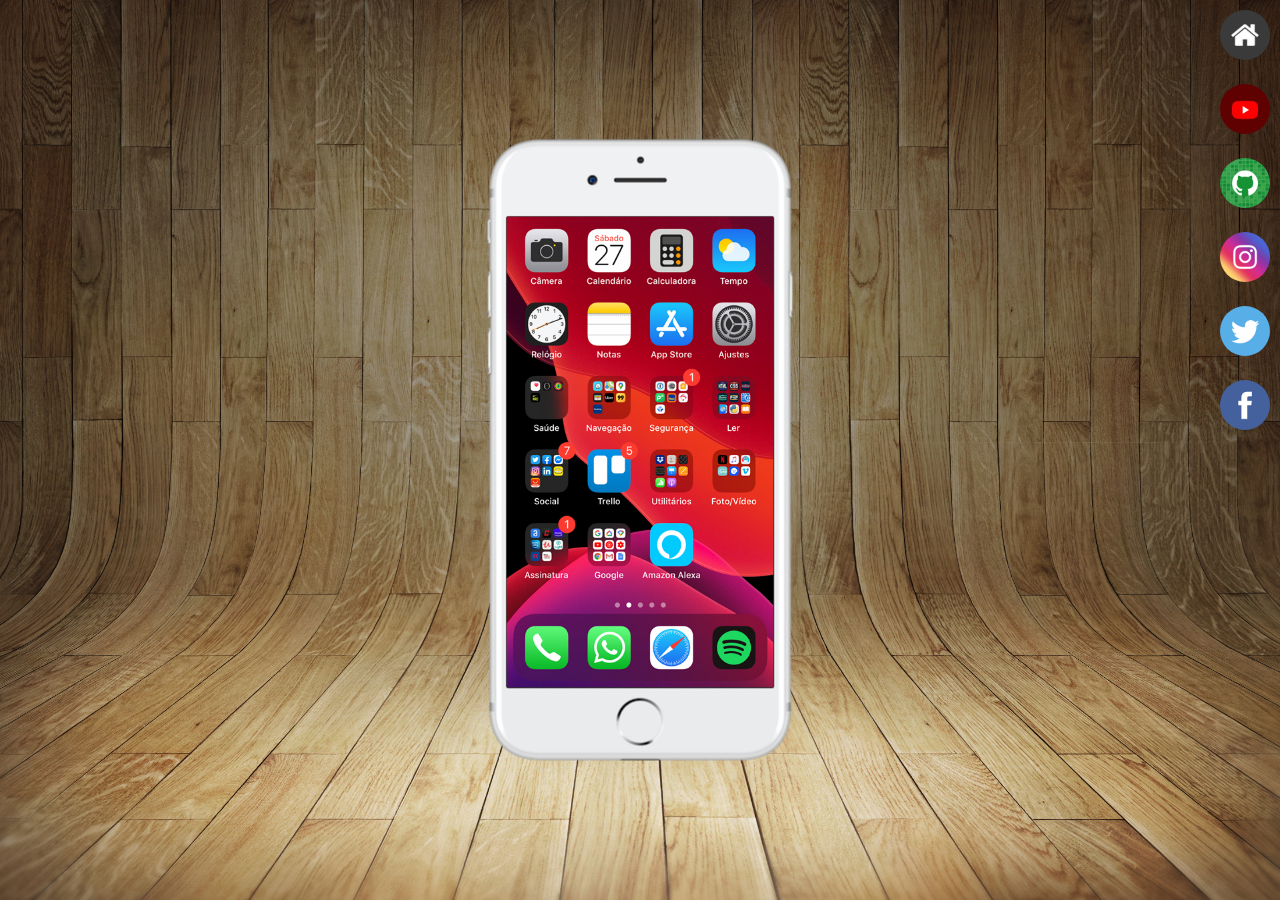
<file: index.html>
<!DOCTYPE html>
<html lang="br-pt">
<head>
    <meta charset="UTF-8">
    <meta http-equiv="X-UA-Compatible" content="IE=edge">
    <meta name="viewport" content="width=device-width, initial-scale=1.0">
    <link rel="shortcut icon" href="favicon.ico" type="image/x-icon">
    <link rel="stylesheet" href="estilos/style.css">

    <title>projeto redes sociais</title>
    
</head>
<body>
    <main>
        <section id="telefone">
            <iframe src="home.html" name="tela" id="tela"  frameborder="0"></iframe>

        </section>
        <section id="redes-sociais">
            <a href="home.html" target="tela"><img src="imagens/logo-home.jpg" alt="home"></a><br>
            <a href="youtube.html" target="tela"><img src="imagens/logo-youtube.jpg" alt="youtube"></a><br>
            <a href="github.html" target="tela"><img src="imagens/logo-github.jpg" alt="github"></a><br>
            <a href="instagram.html" target="tela"><img src="imagens/logo-instagram.jpg" alt="instagram"></a><br>
            <a href="twitter.html" target="tela"><img src="imagens/logo-twitter.jpg" alt="twitter"></a><br>
            <a href="facebook.html" target="tela"><img src="imagens/logo-facebook.jpg" alt="face"></a>

        </section>
    </main>
  
    
</body>
</html>
</file>
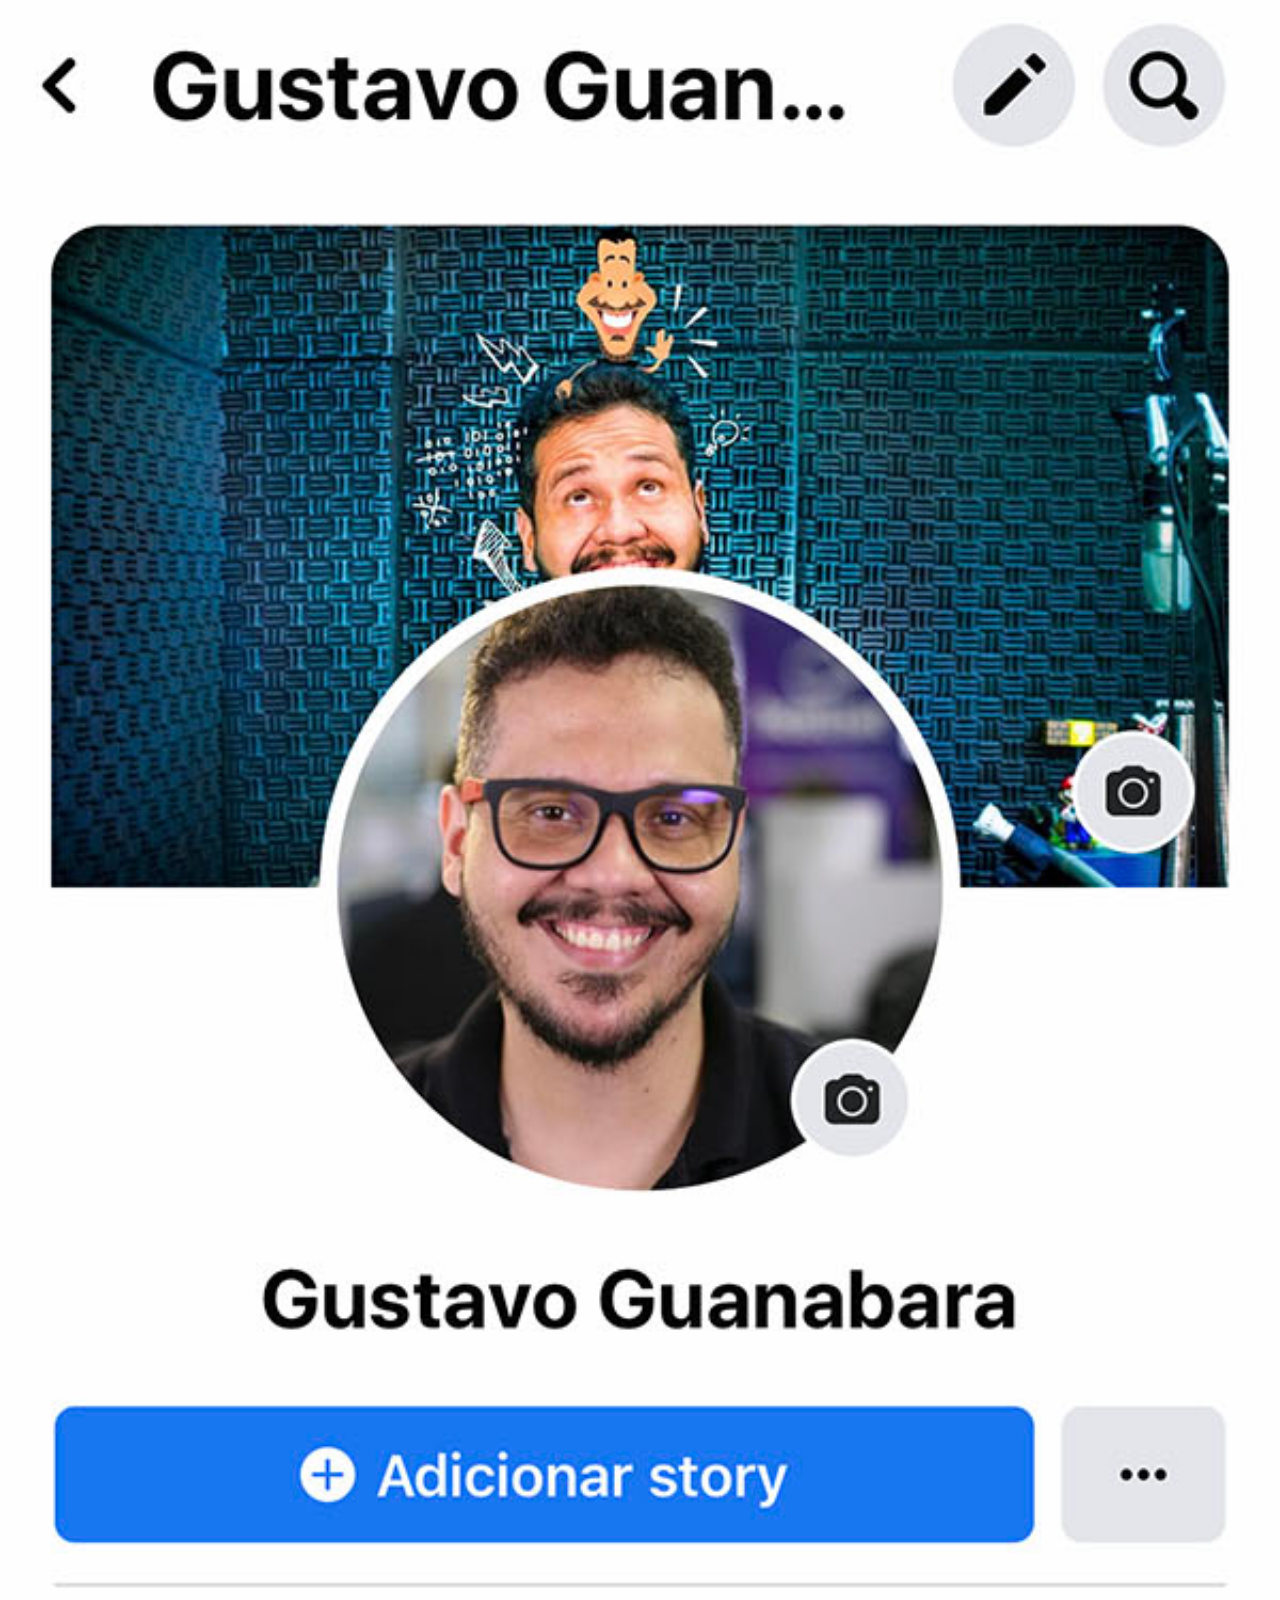
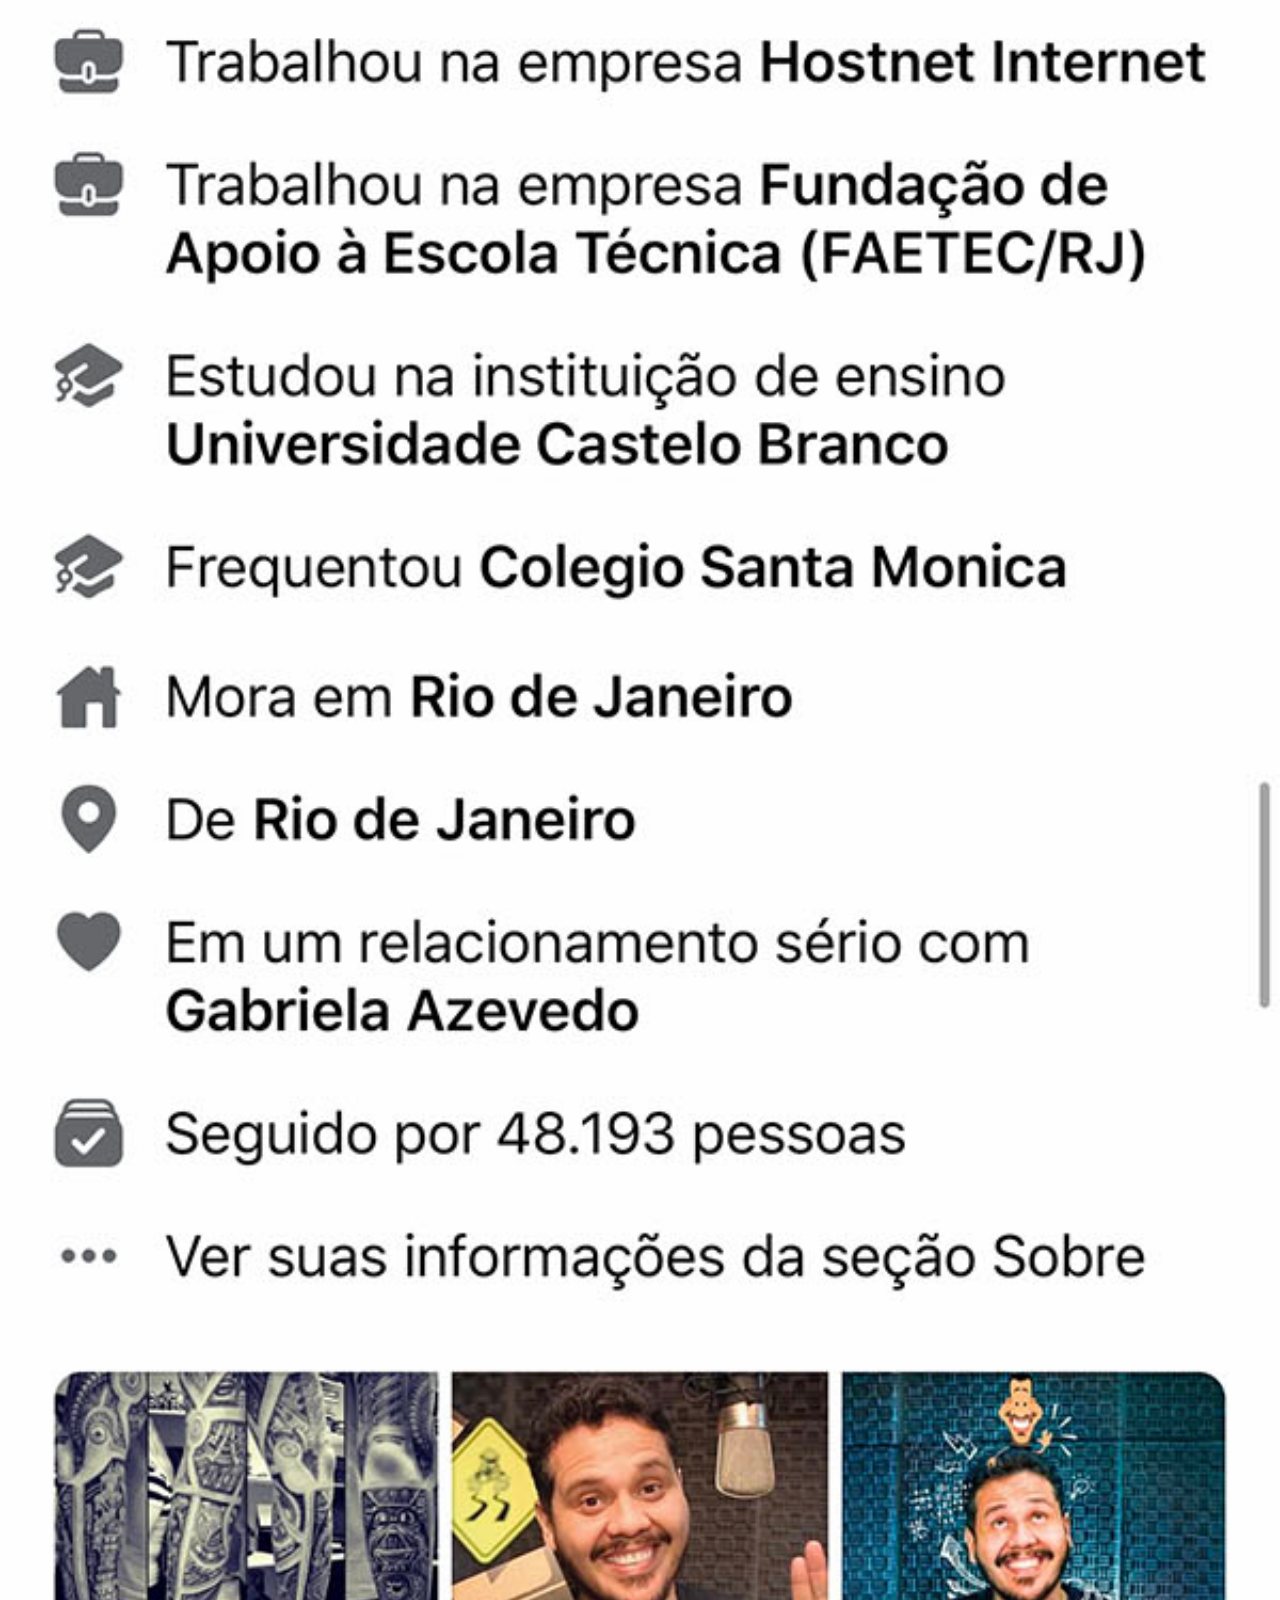
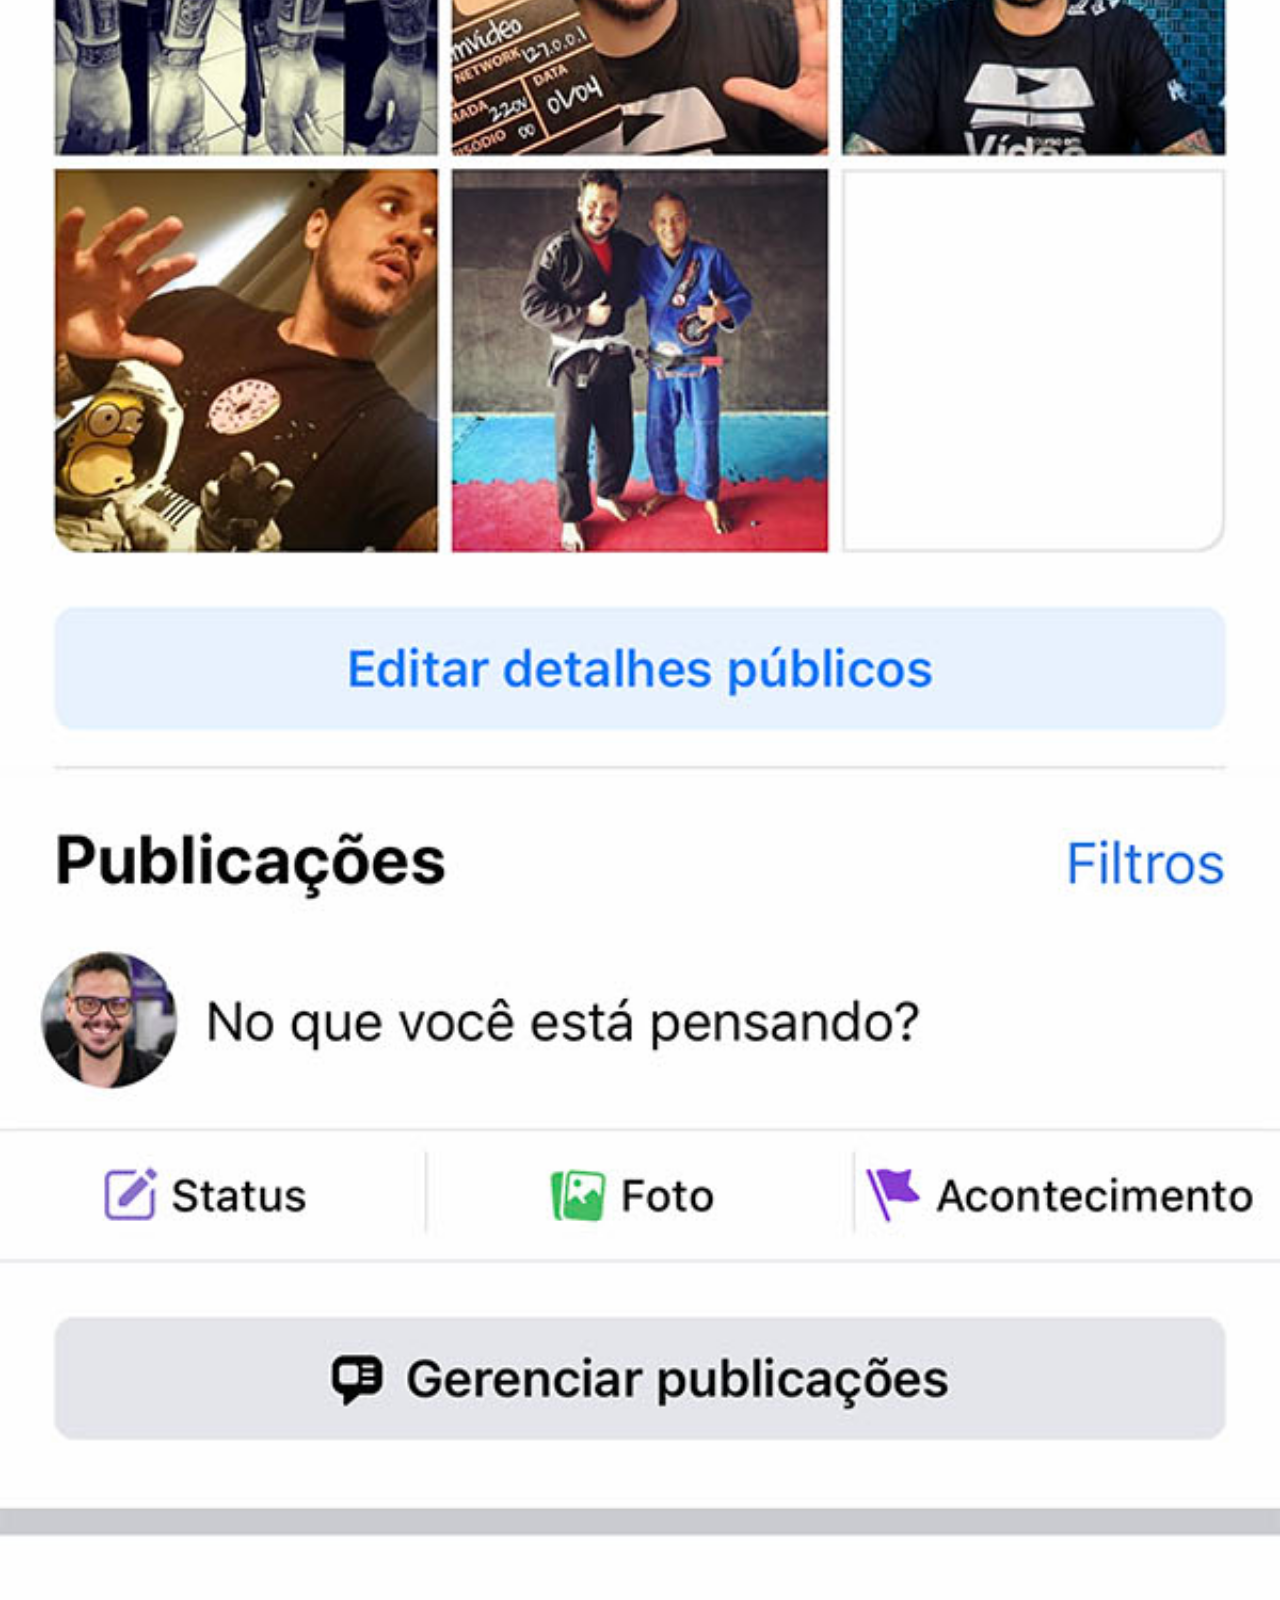
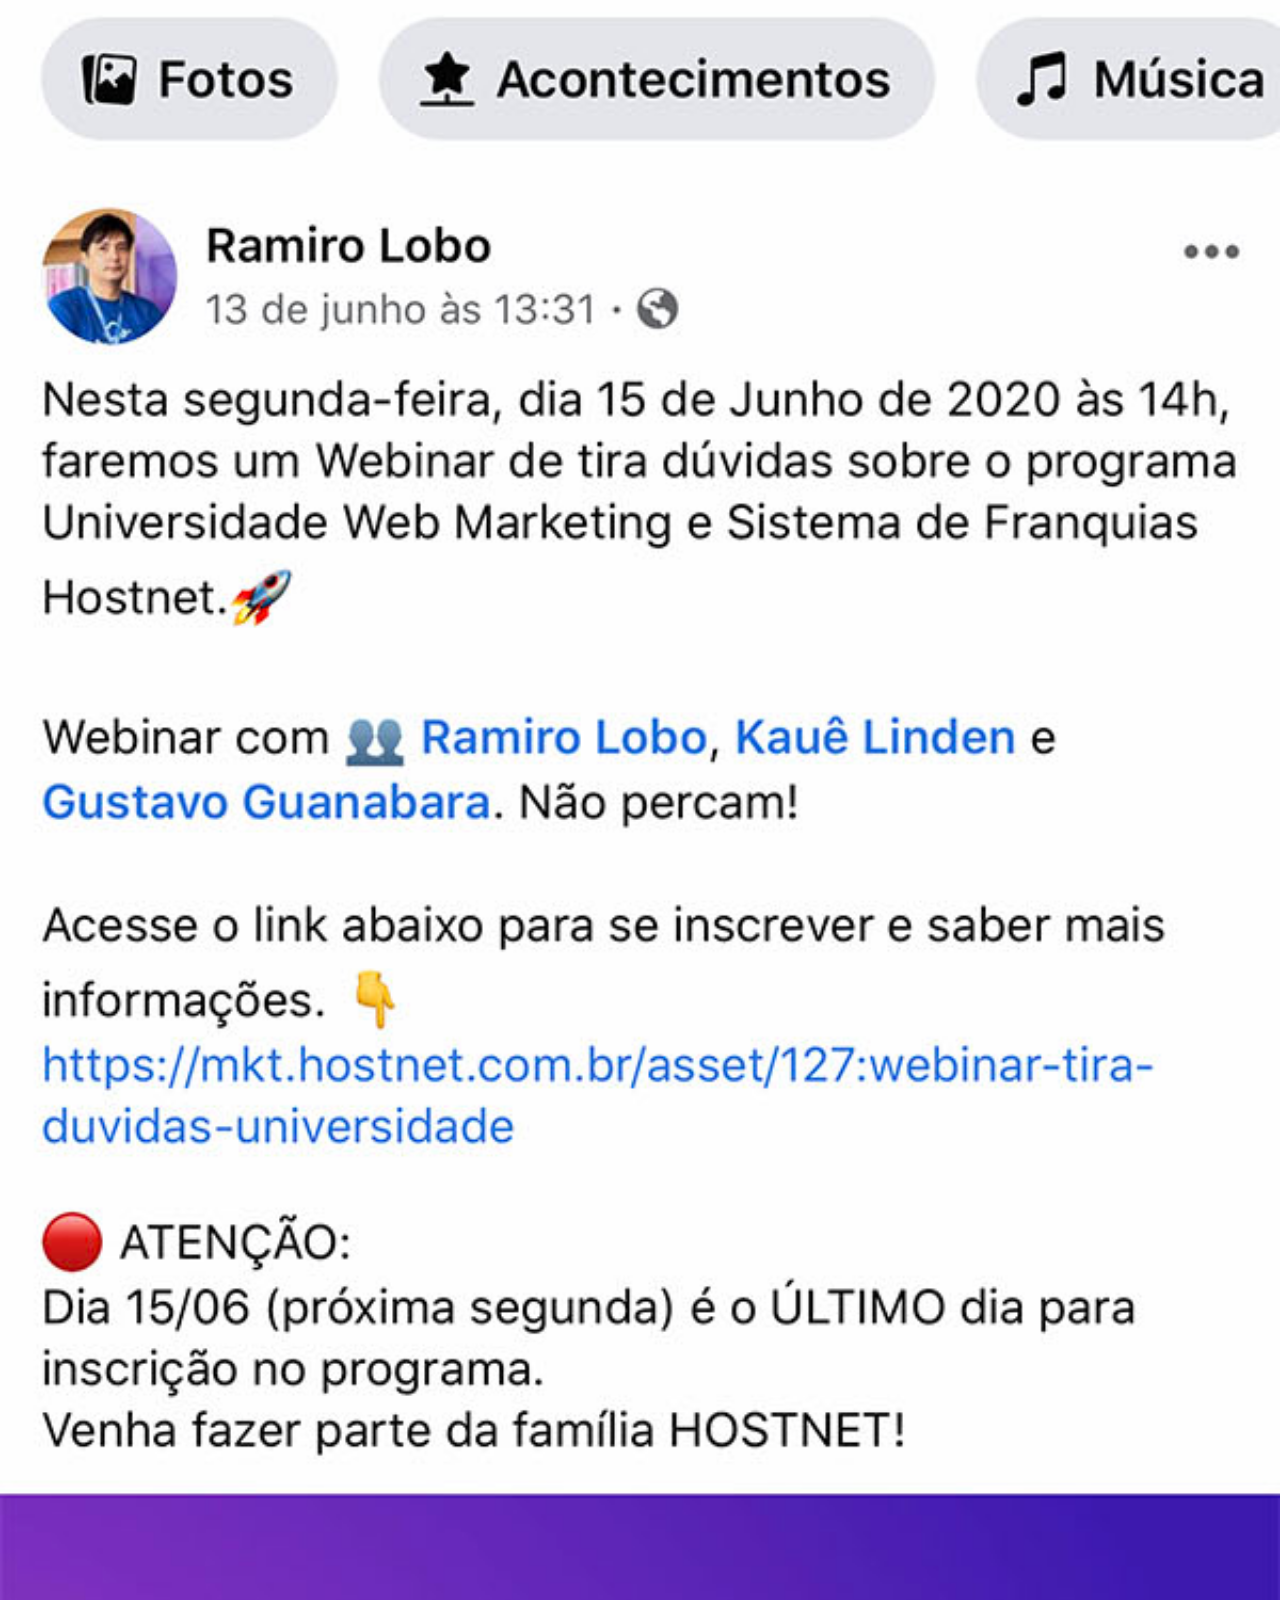
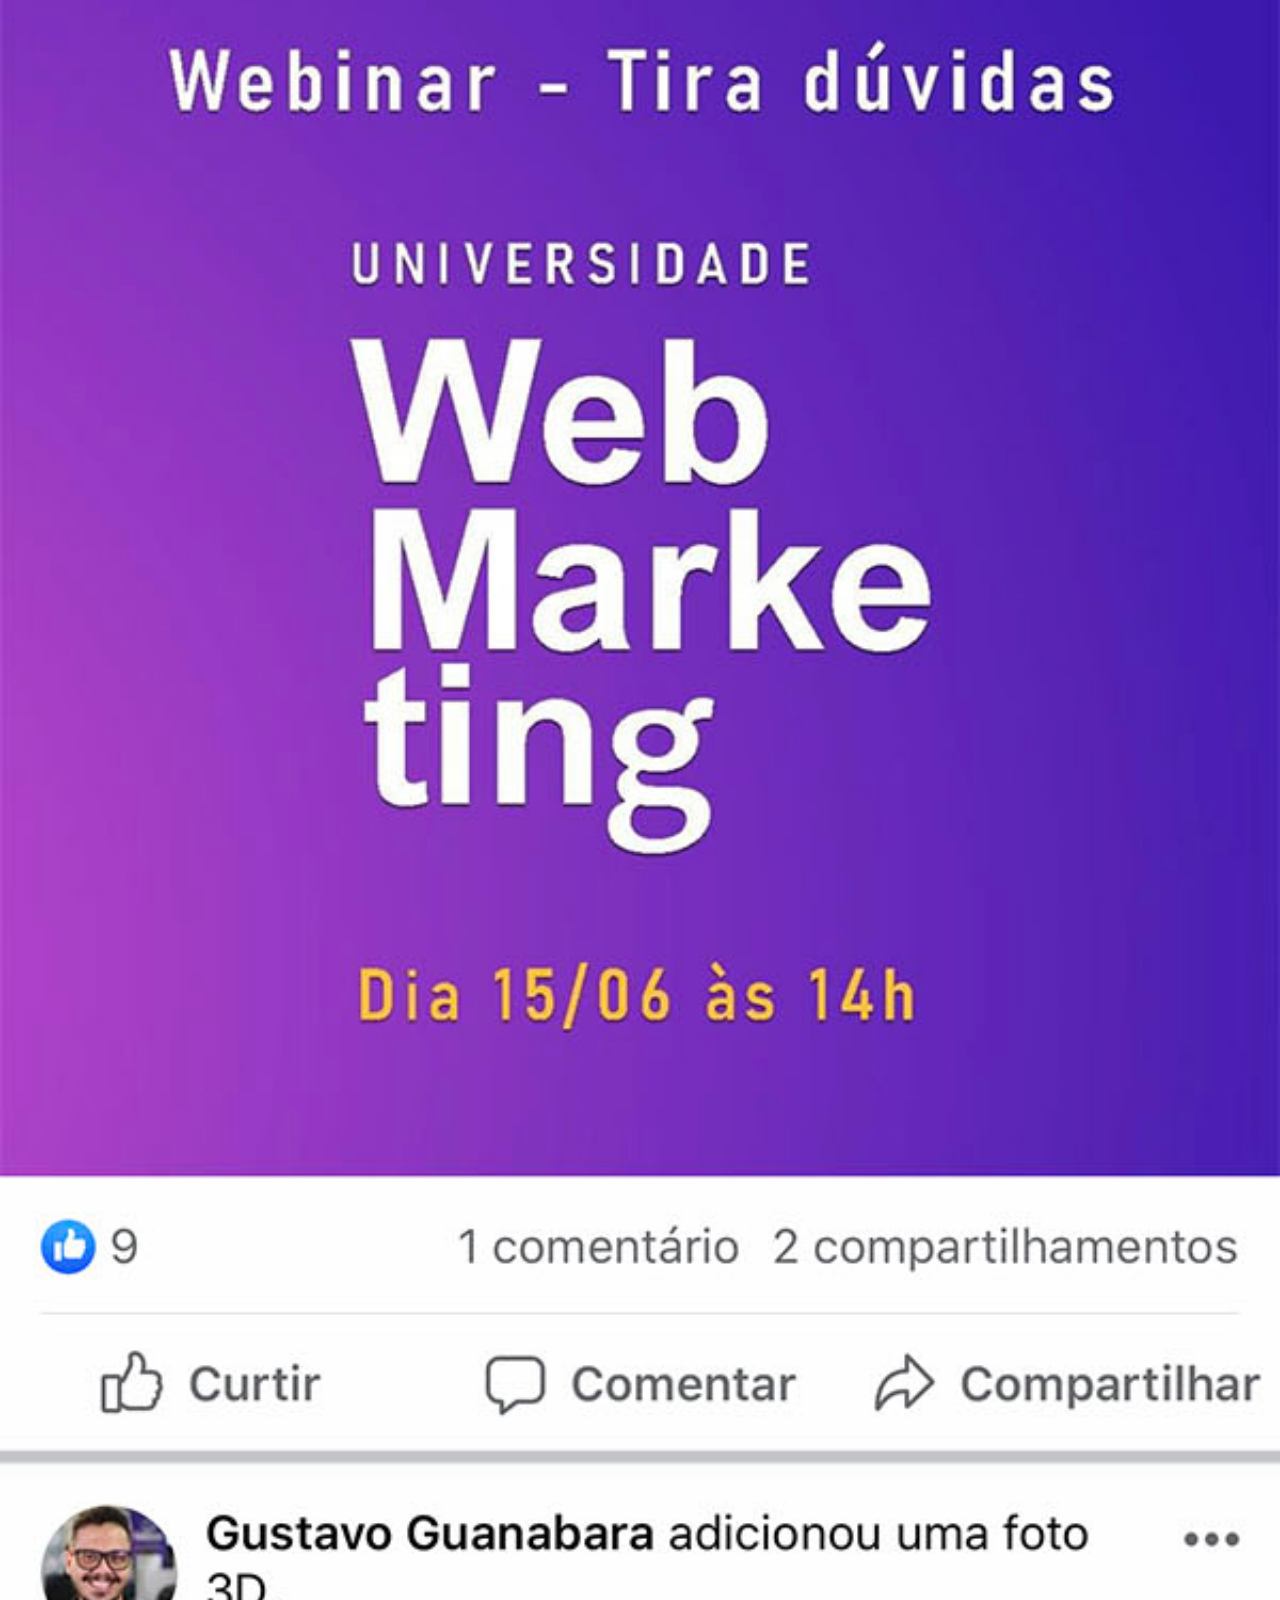
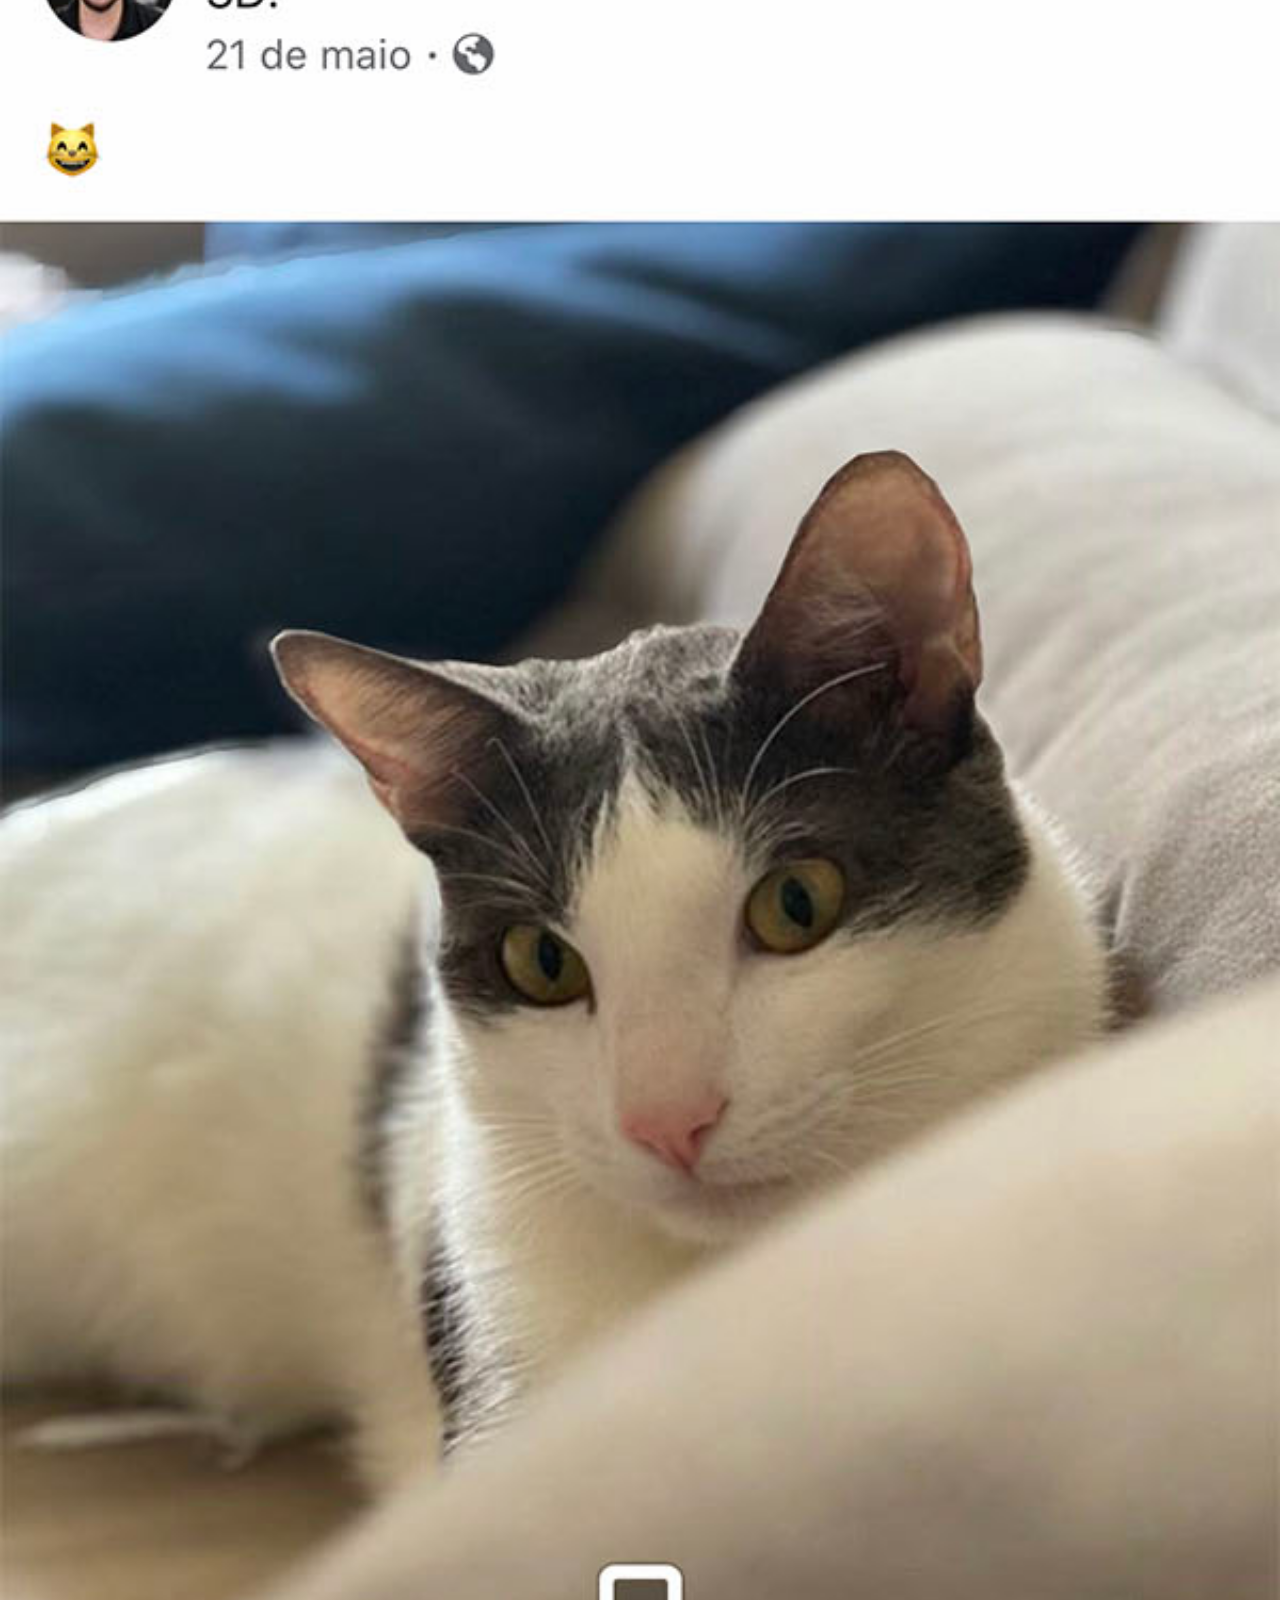
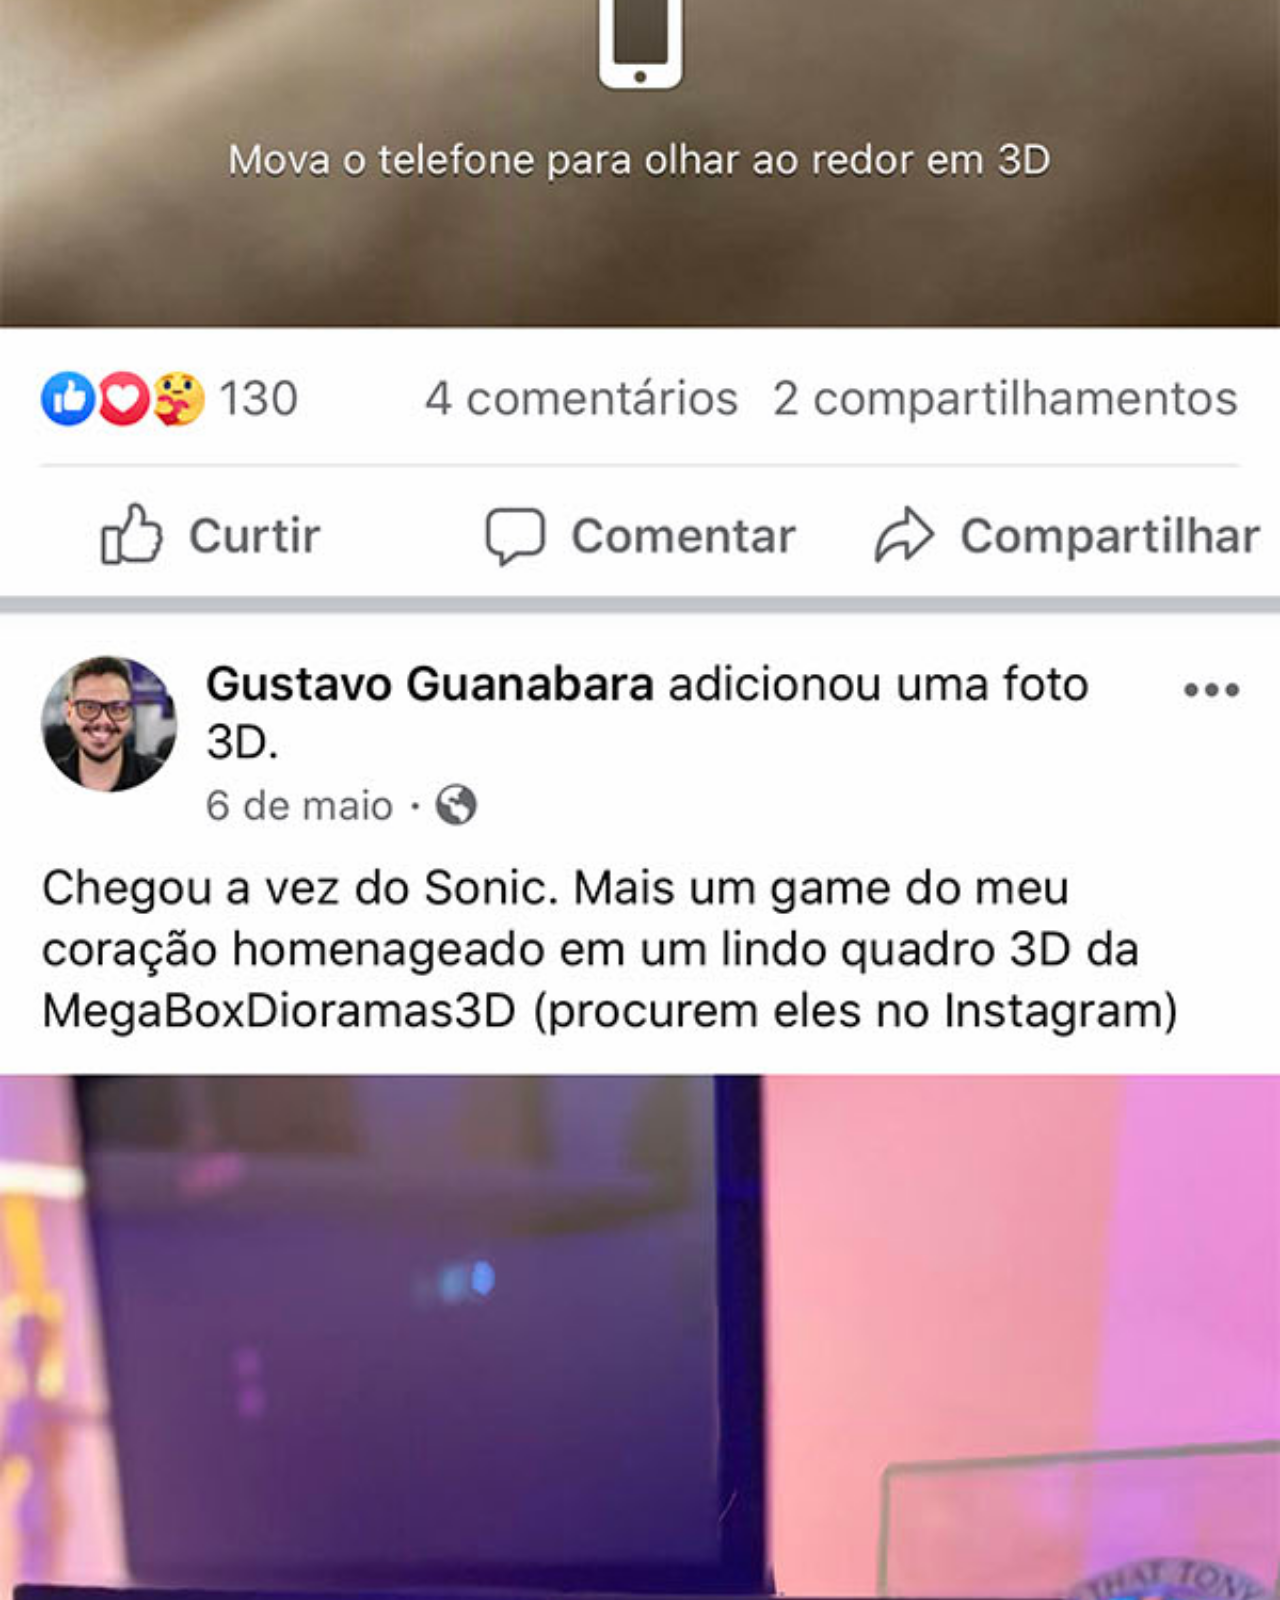
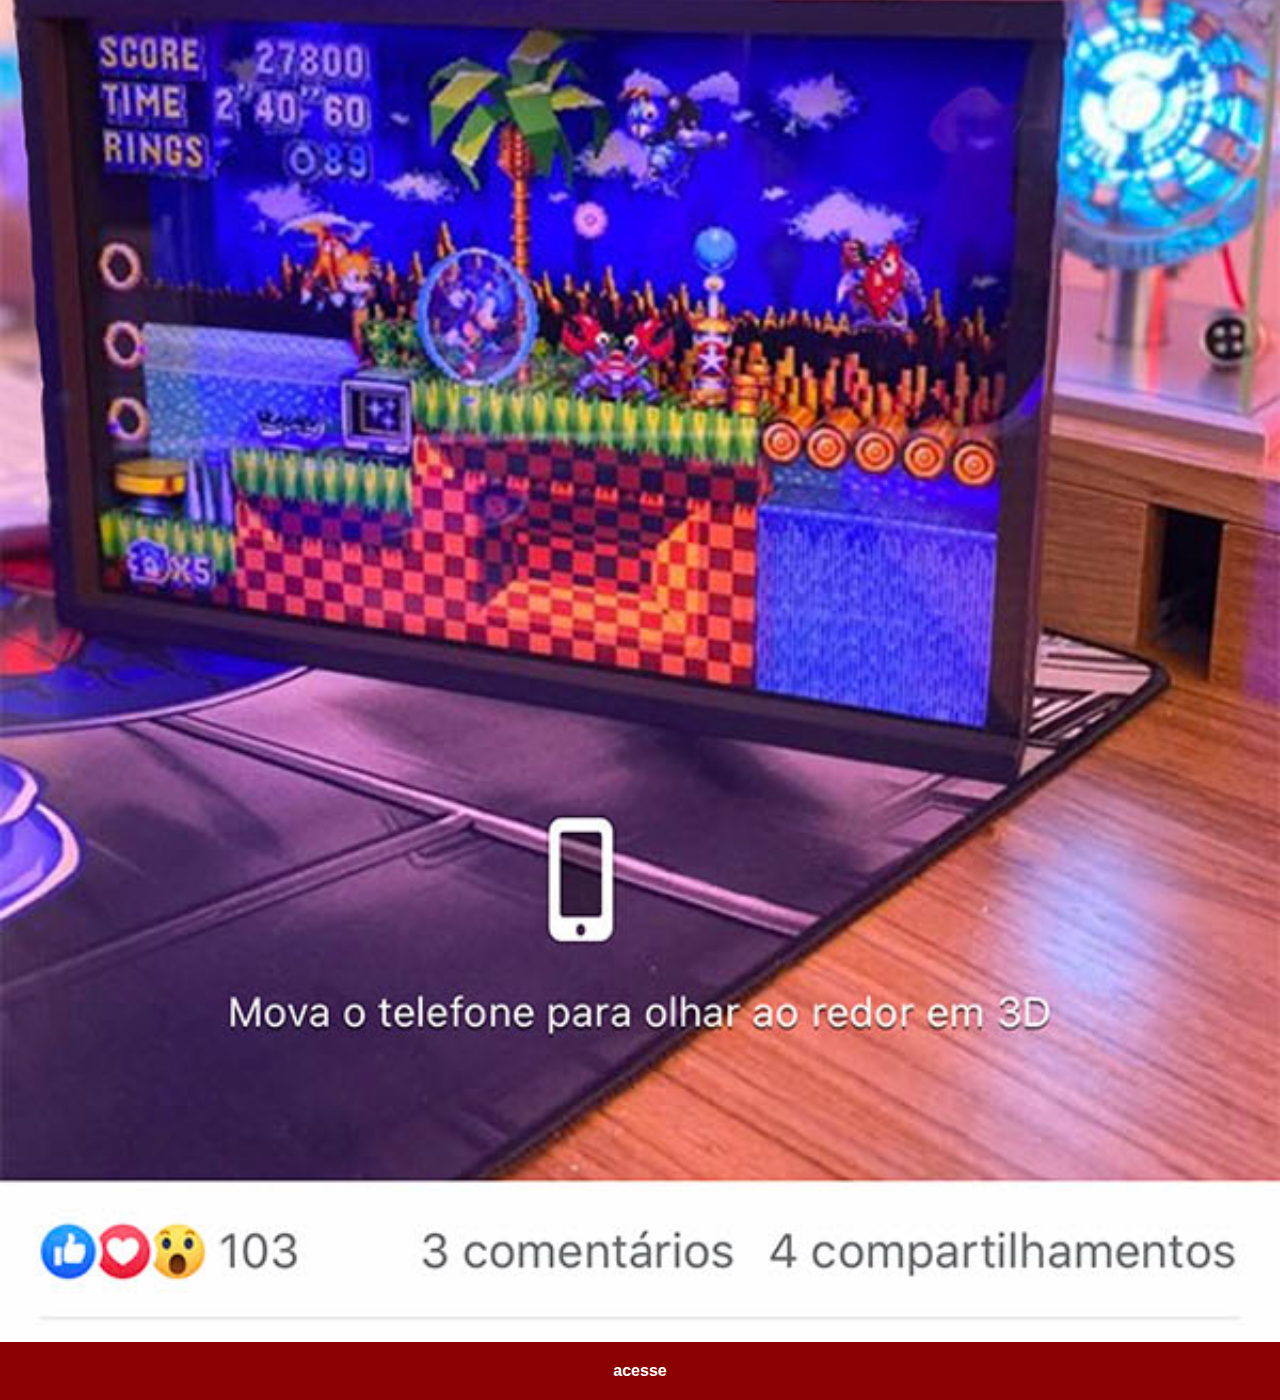
<file: facebook.html>
<!DOCTYPE html>
<html lang="br-pt">
<head>
    <meta charset="UTF-8">
    <meta http-equiv="X-UA-Compatible" content="IE=edge">
    <meta name="viewport" content="width=device-width, initial-scale=1.0">
    <title>facebook</title>
    <link rel="stylesheet" href="estilos/social.css">
</head>
<body>
    <img src="imagens/tela-facebook.jpg" alt="facebook">
    <a href="https://pt-br.facebook.com/gustavoguanabara" target="_blank">acesse</a>
    
</body>
</html>
</file>
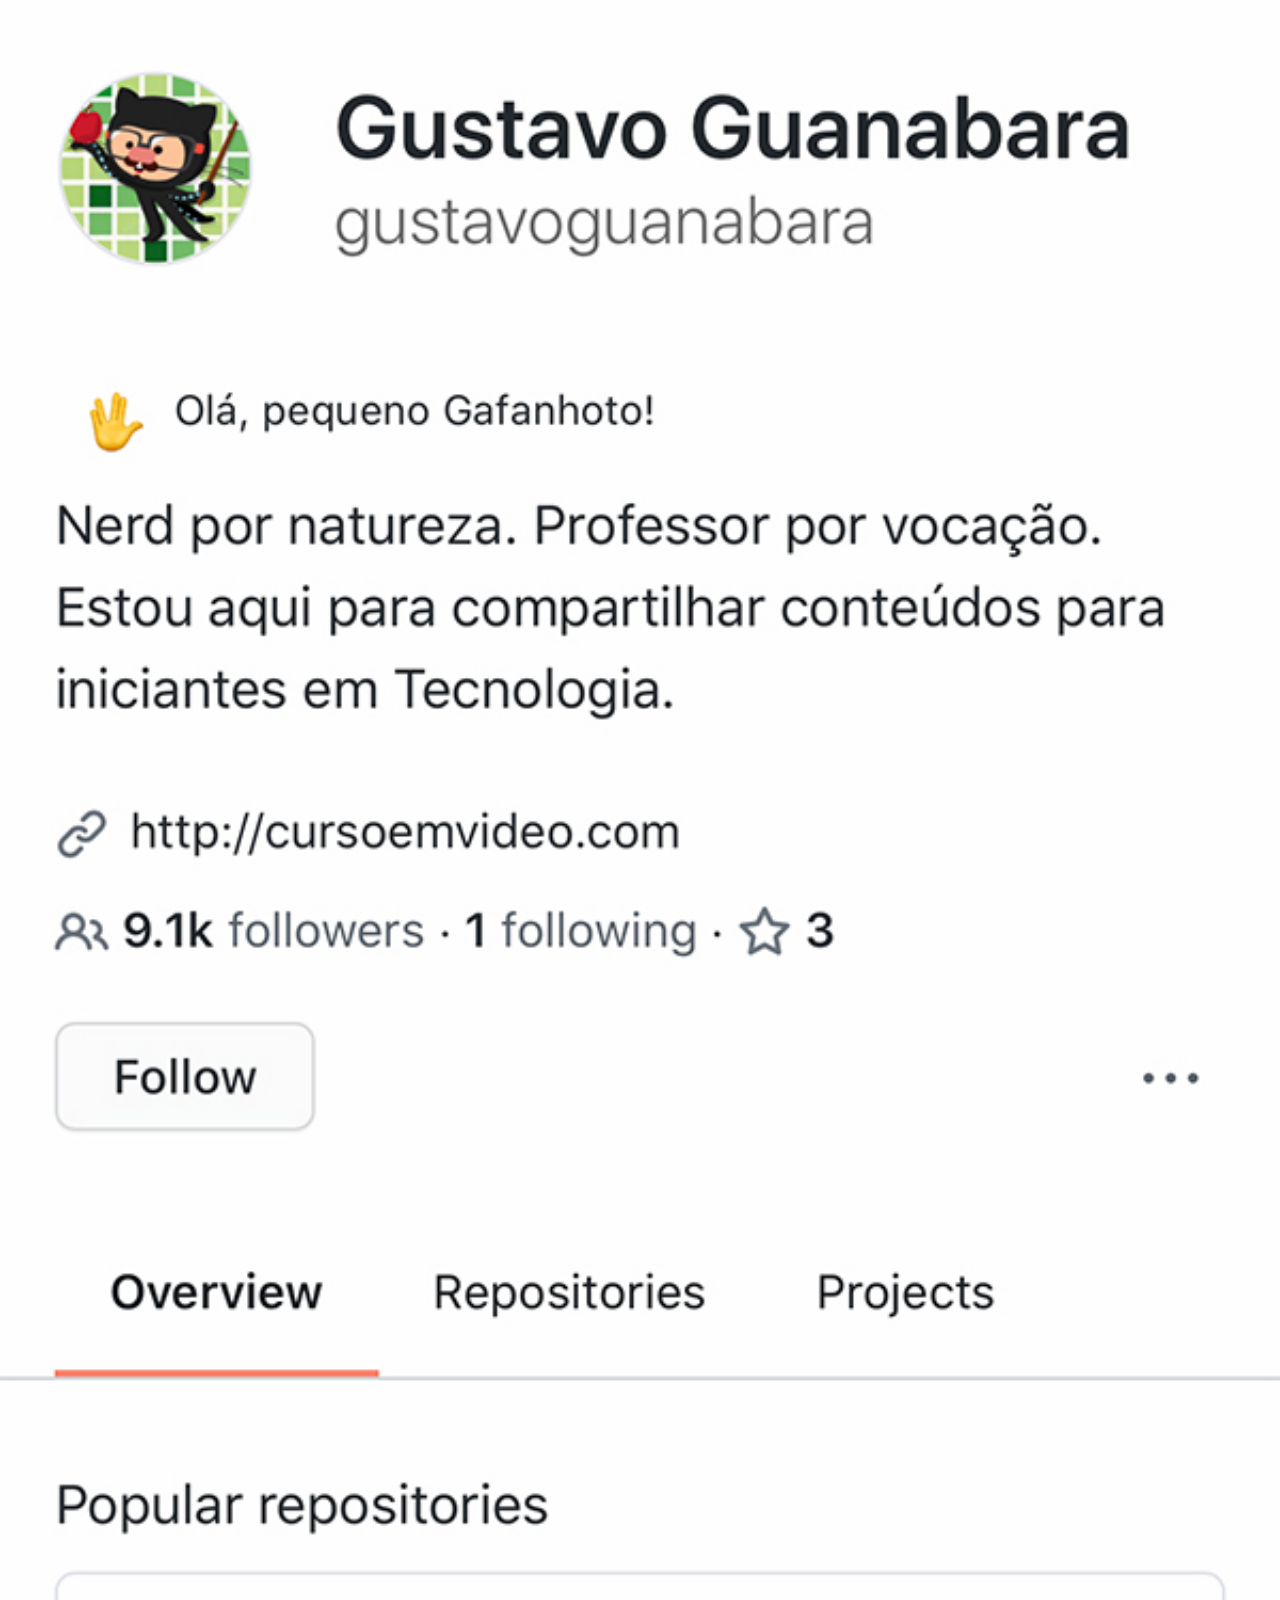
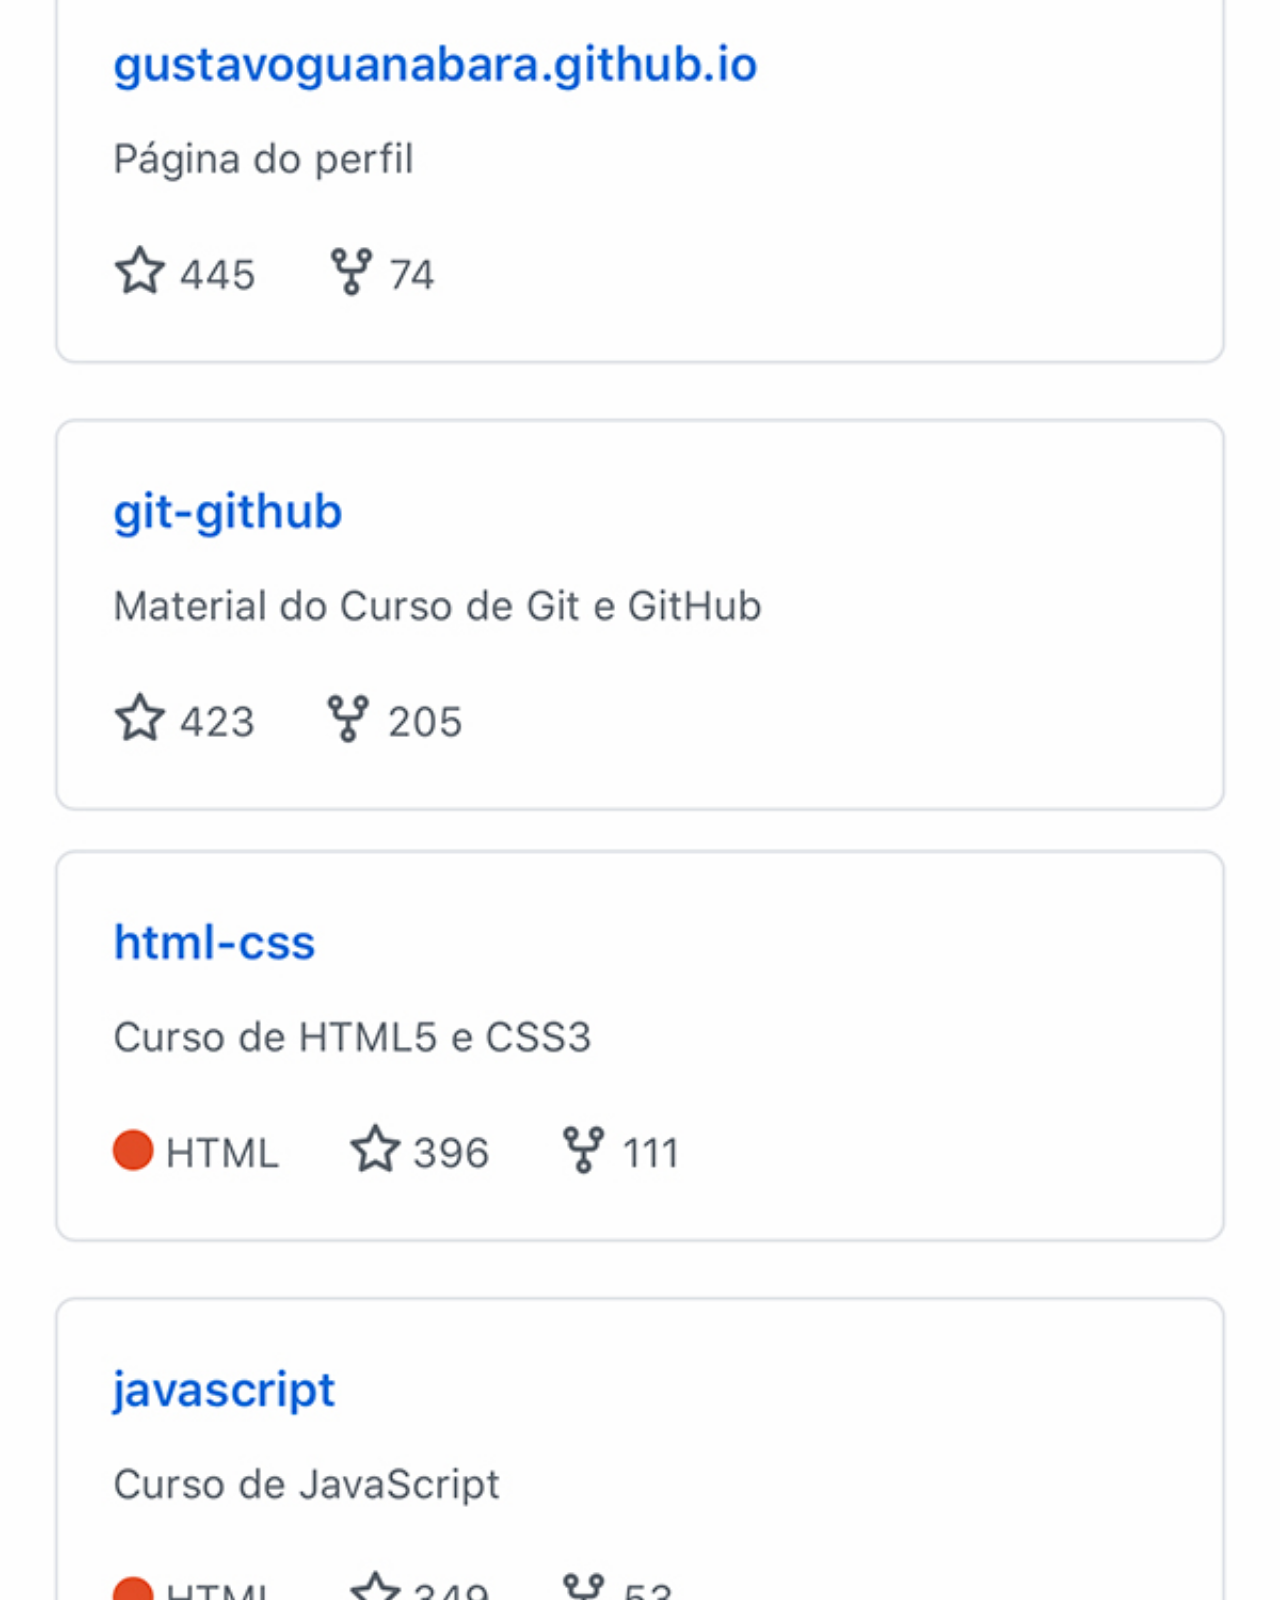
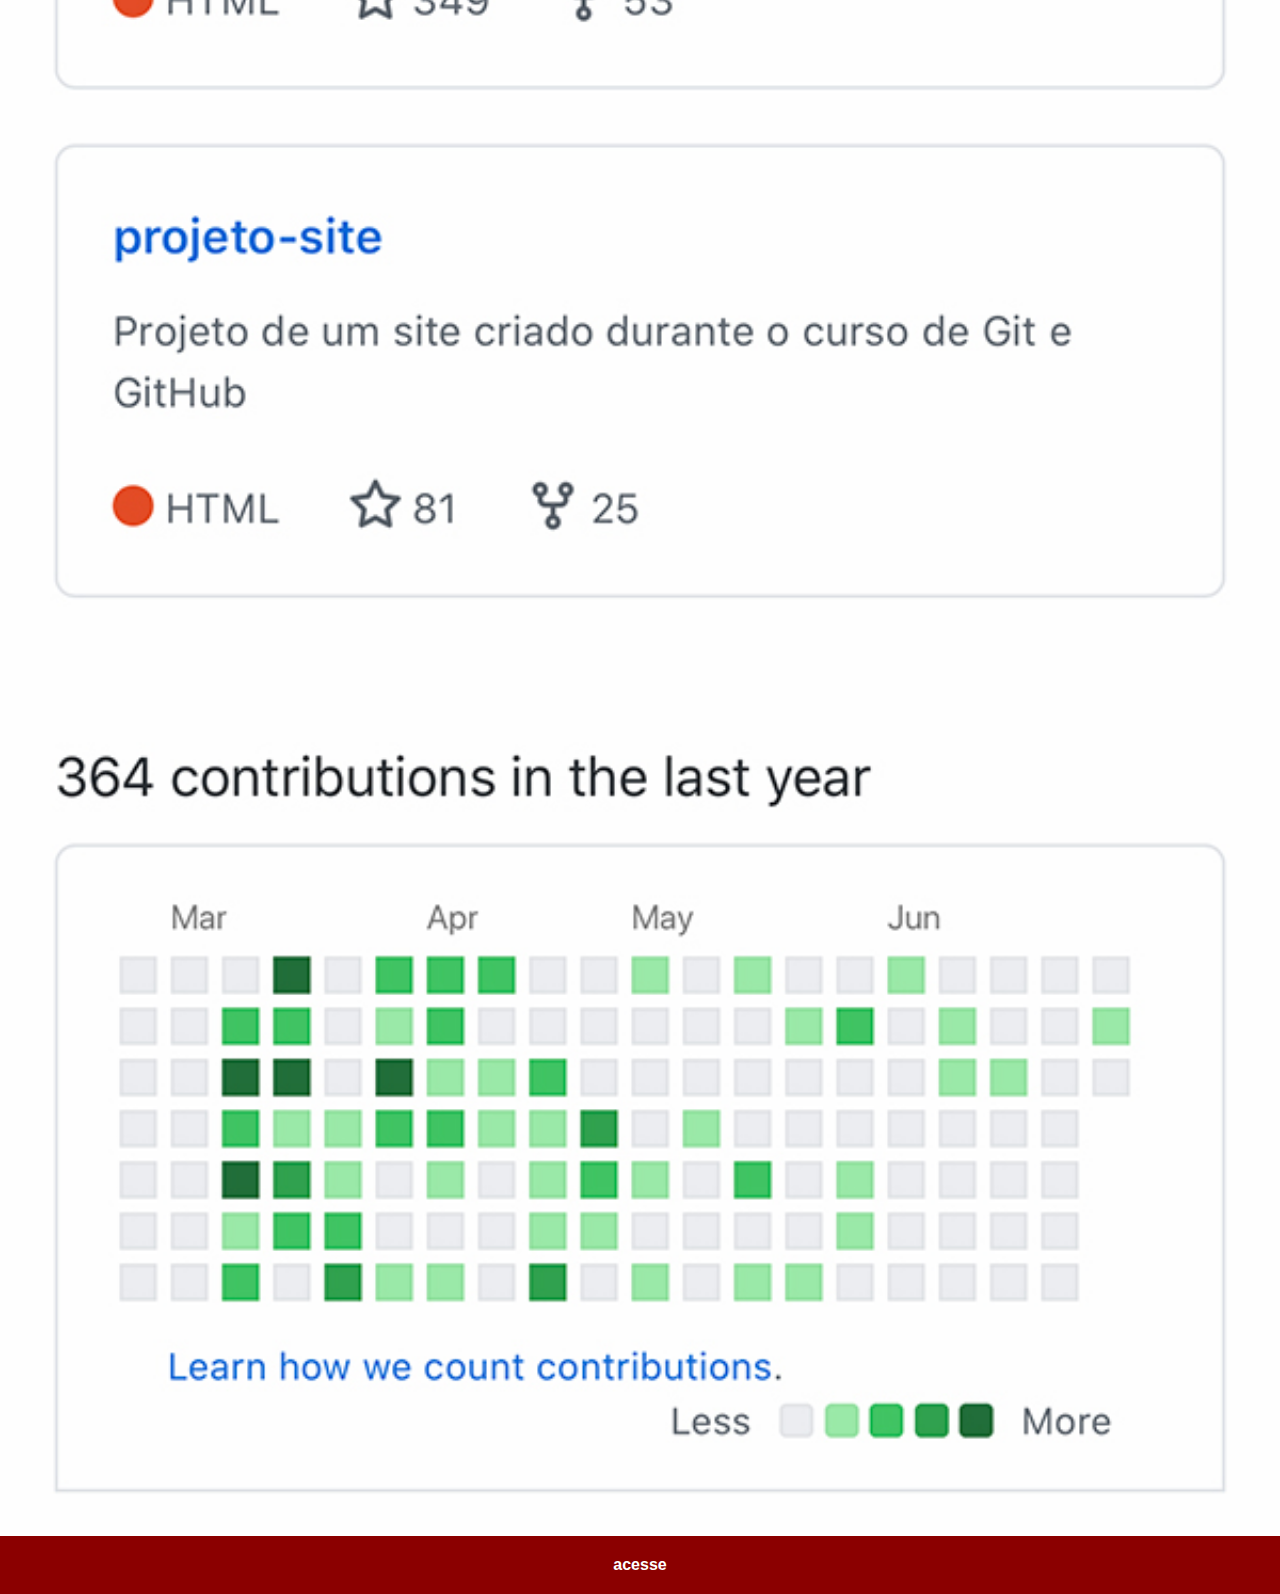
<file: github.html>
<!DOCTYPE html>
<html lang="br-pt">
<head>
    <meta charset="UTF-8">
    <meta http-equiv="X-UA-Compatible" content="IE=edge">
    <meta name="viewport" content="width=device-width, initial-scale=1.0">
    <title>github</title>
    <link rel="stylesheet" href="estilos/social.css">
</head>
<body>
    <img src="imagens/tela-github.jpg" alt="github">
    <a href="https://github.com/gustavoguanabara/html-css" target="_blank">acesse</a>
    
</body>
</html>
</file>
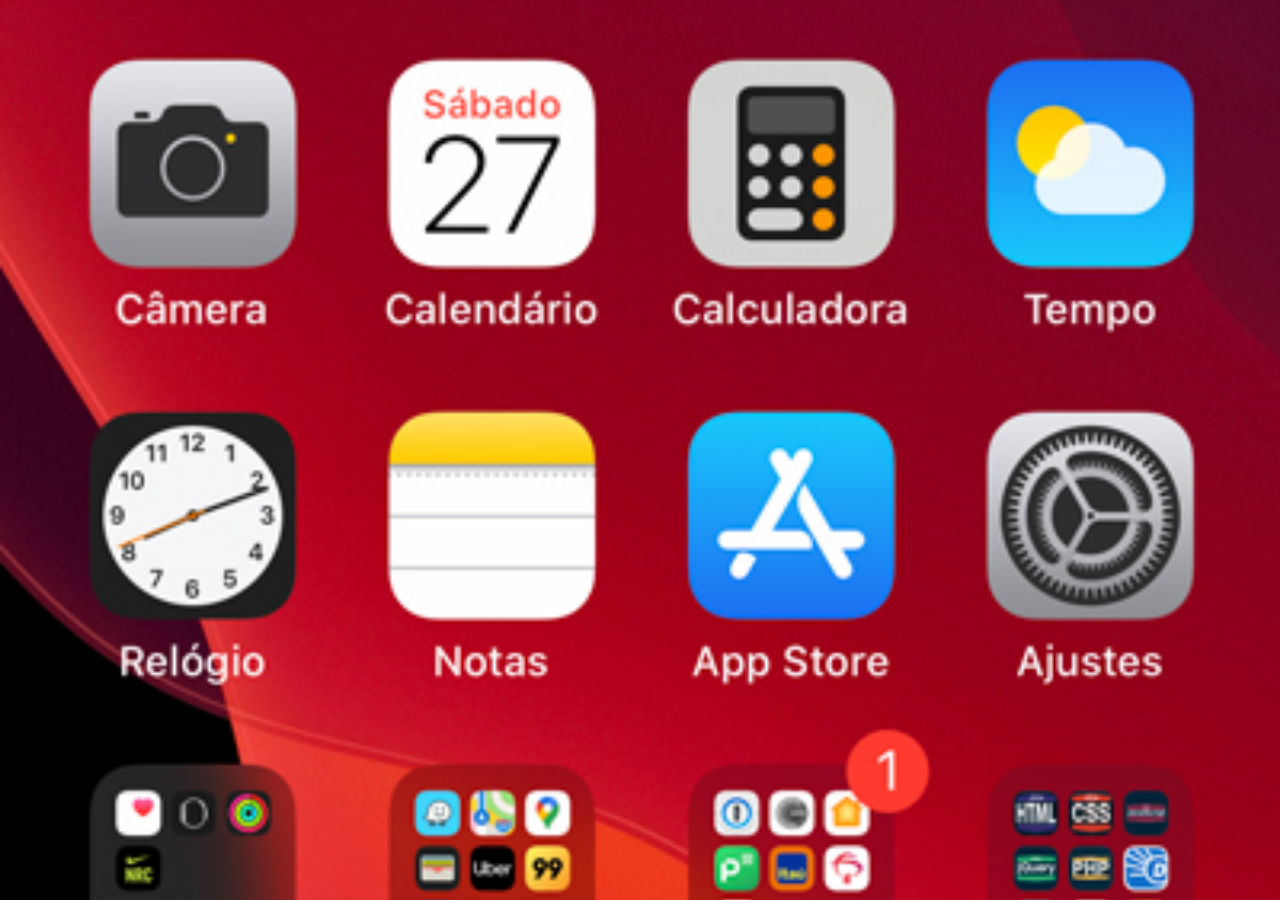
<file: home.html>
<!DOCTYPE html>
<html lang="br-pt">
<head>
    <meta charset="UTF-8">
    <meta http-equiv="X-UA-Compatible" content="IE=edge">
    <meta name="viewport" content="width=device-width, initial-scale=1.0">
    <title>home</title>
</head>
<style>
    *{
        margin: 0px;
        padding: 0px;
    }
    body{
        width:100vw;
        right: 100vh;
      background: black url('imagens/tela-home.jpg') no-repeat top center;
      background-size: cover;

    }
</style>
<body>
    
</body>
</html>
</file>
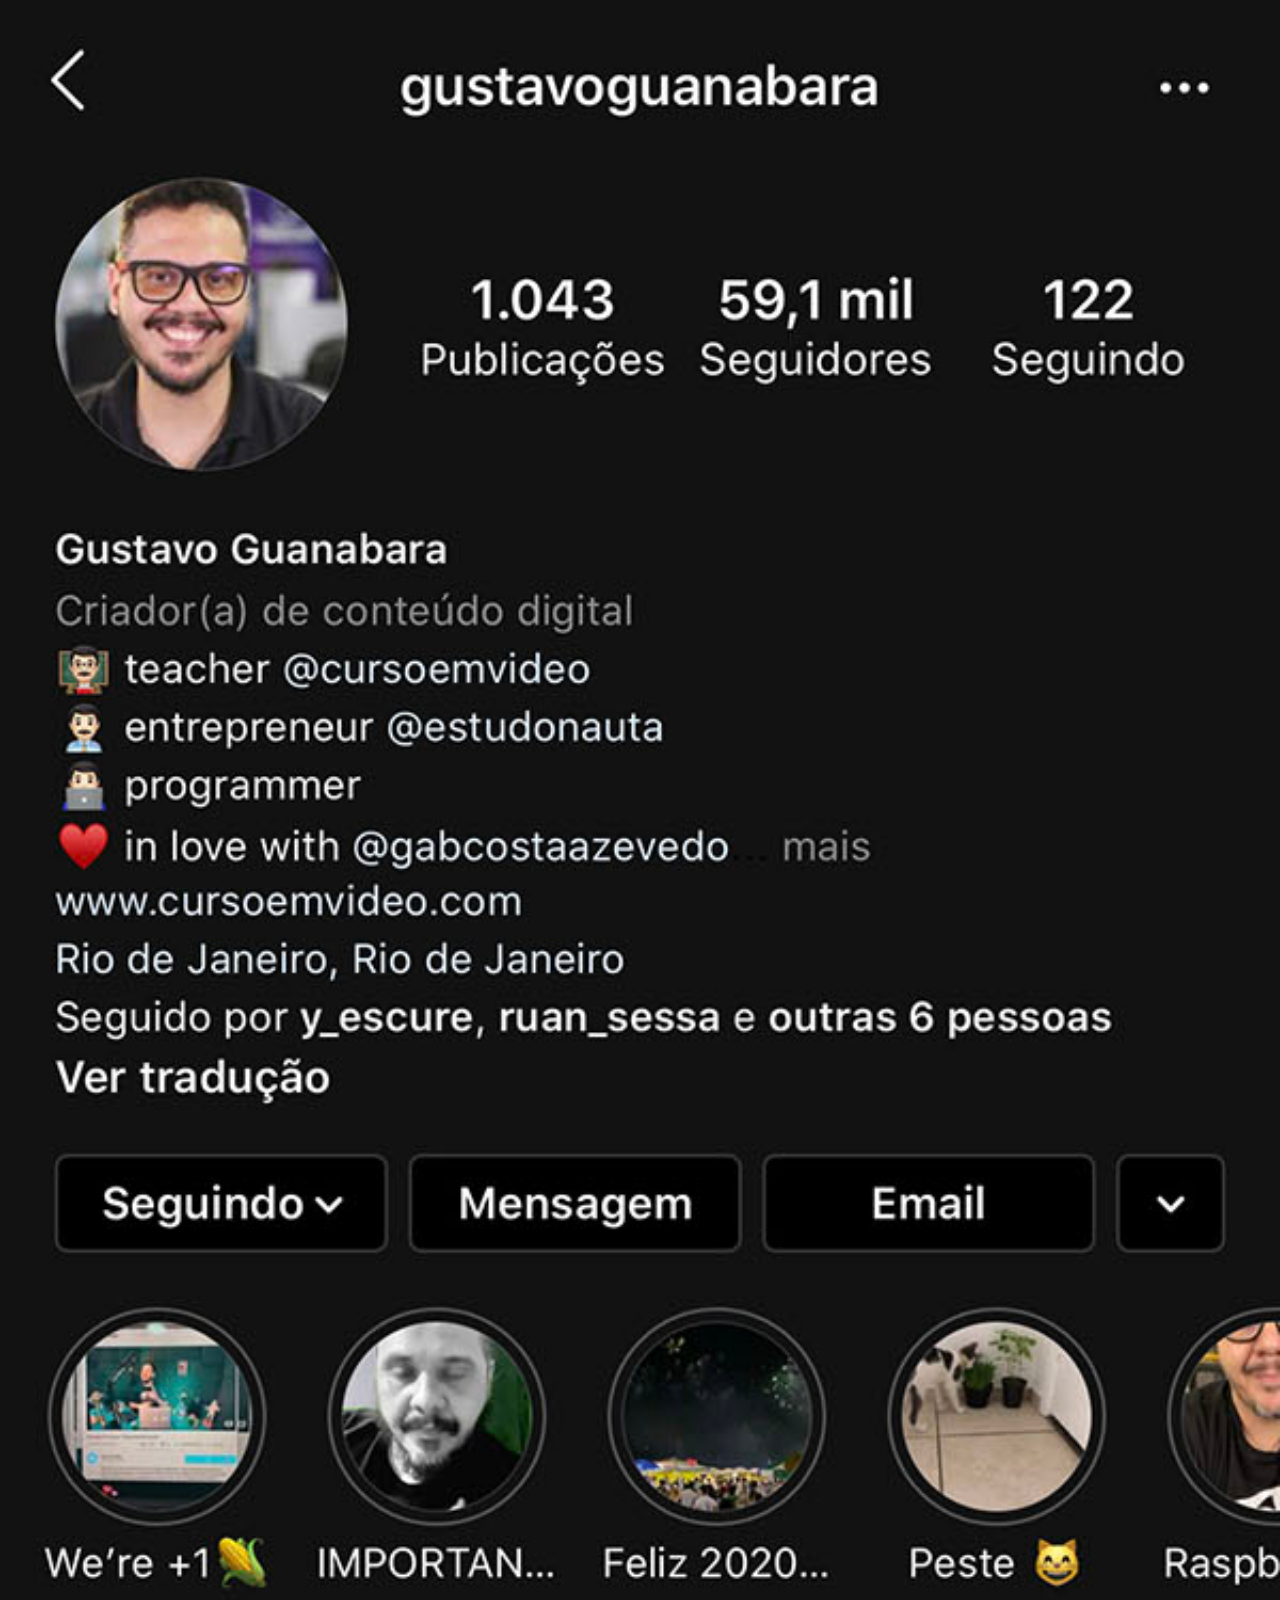
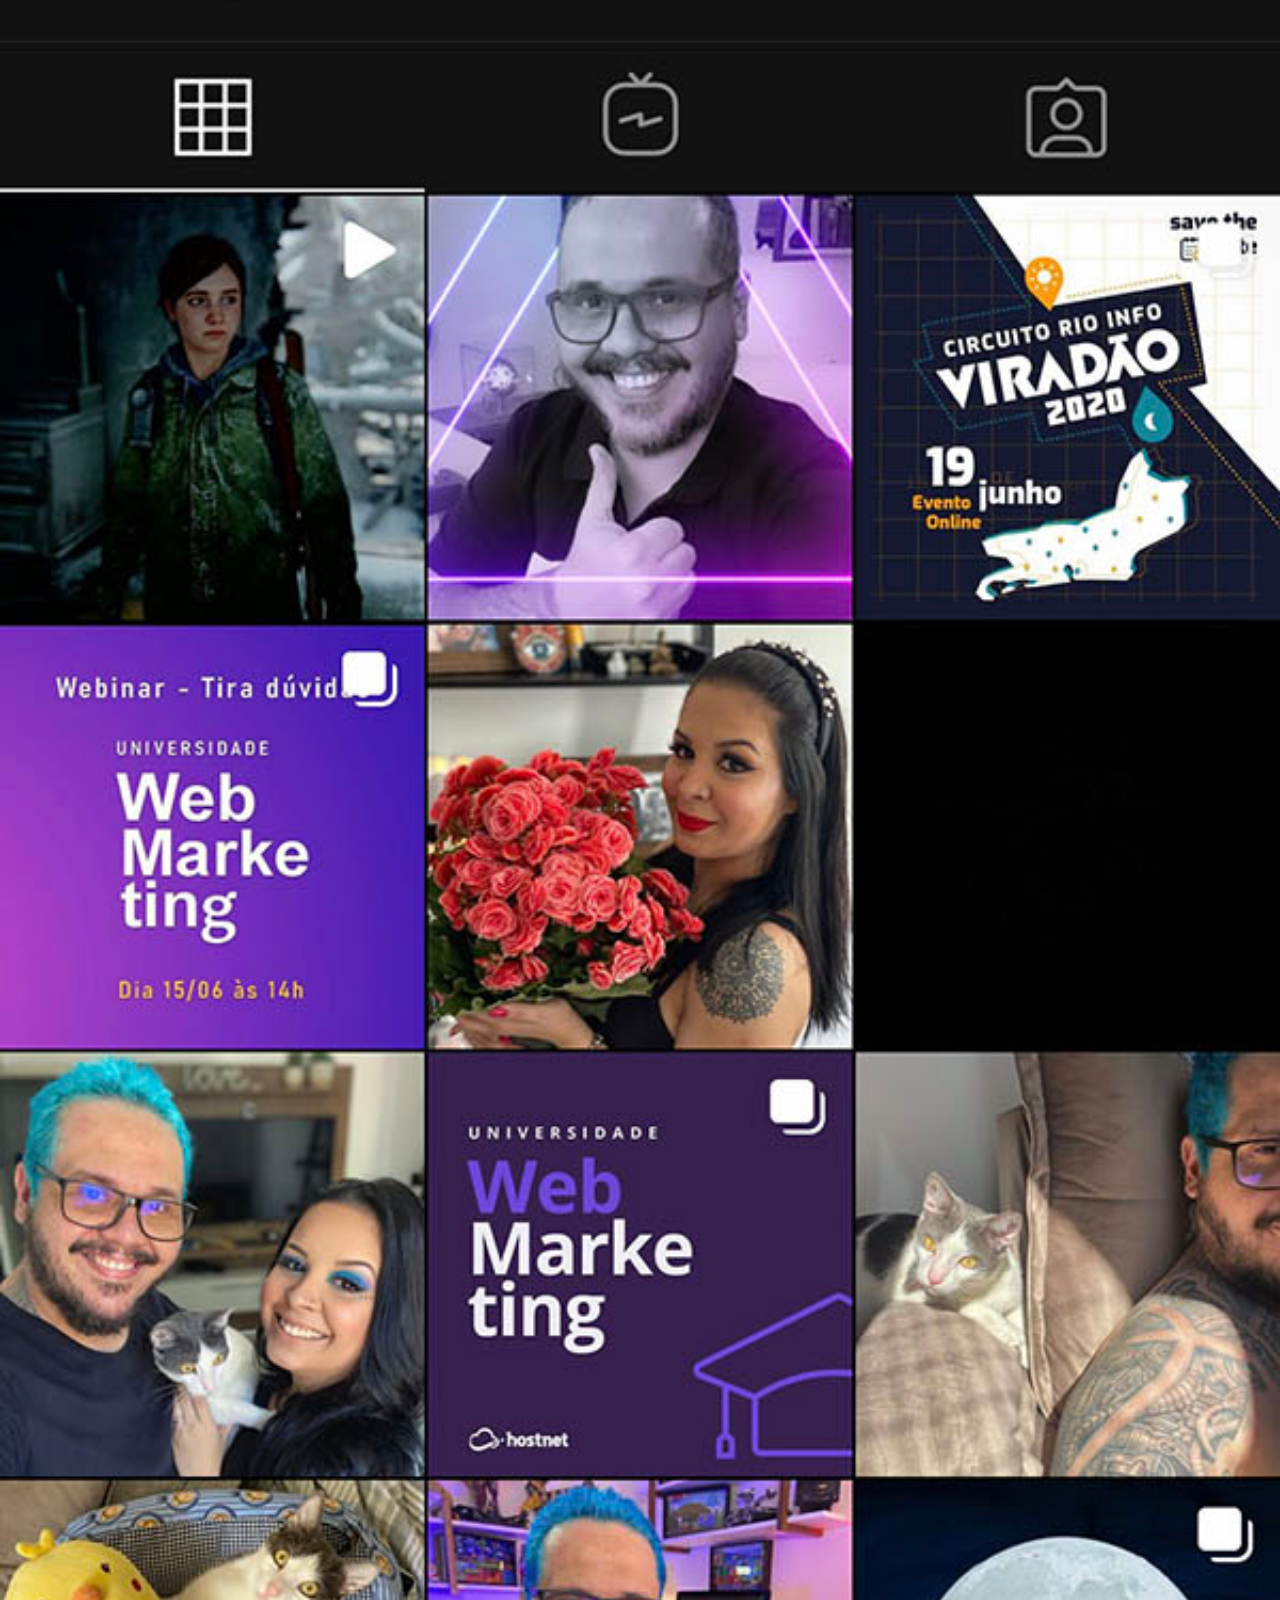
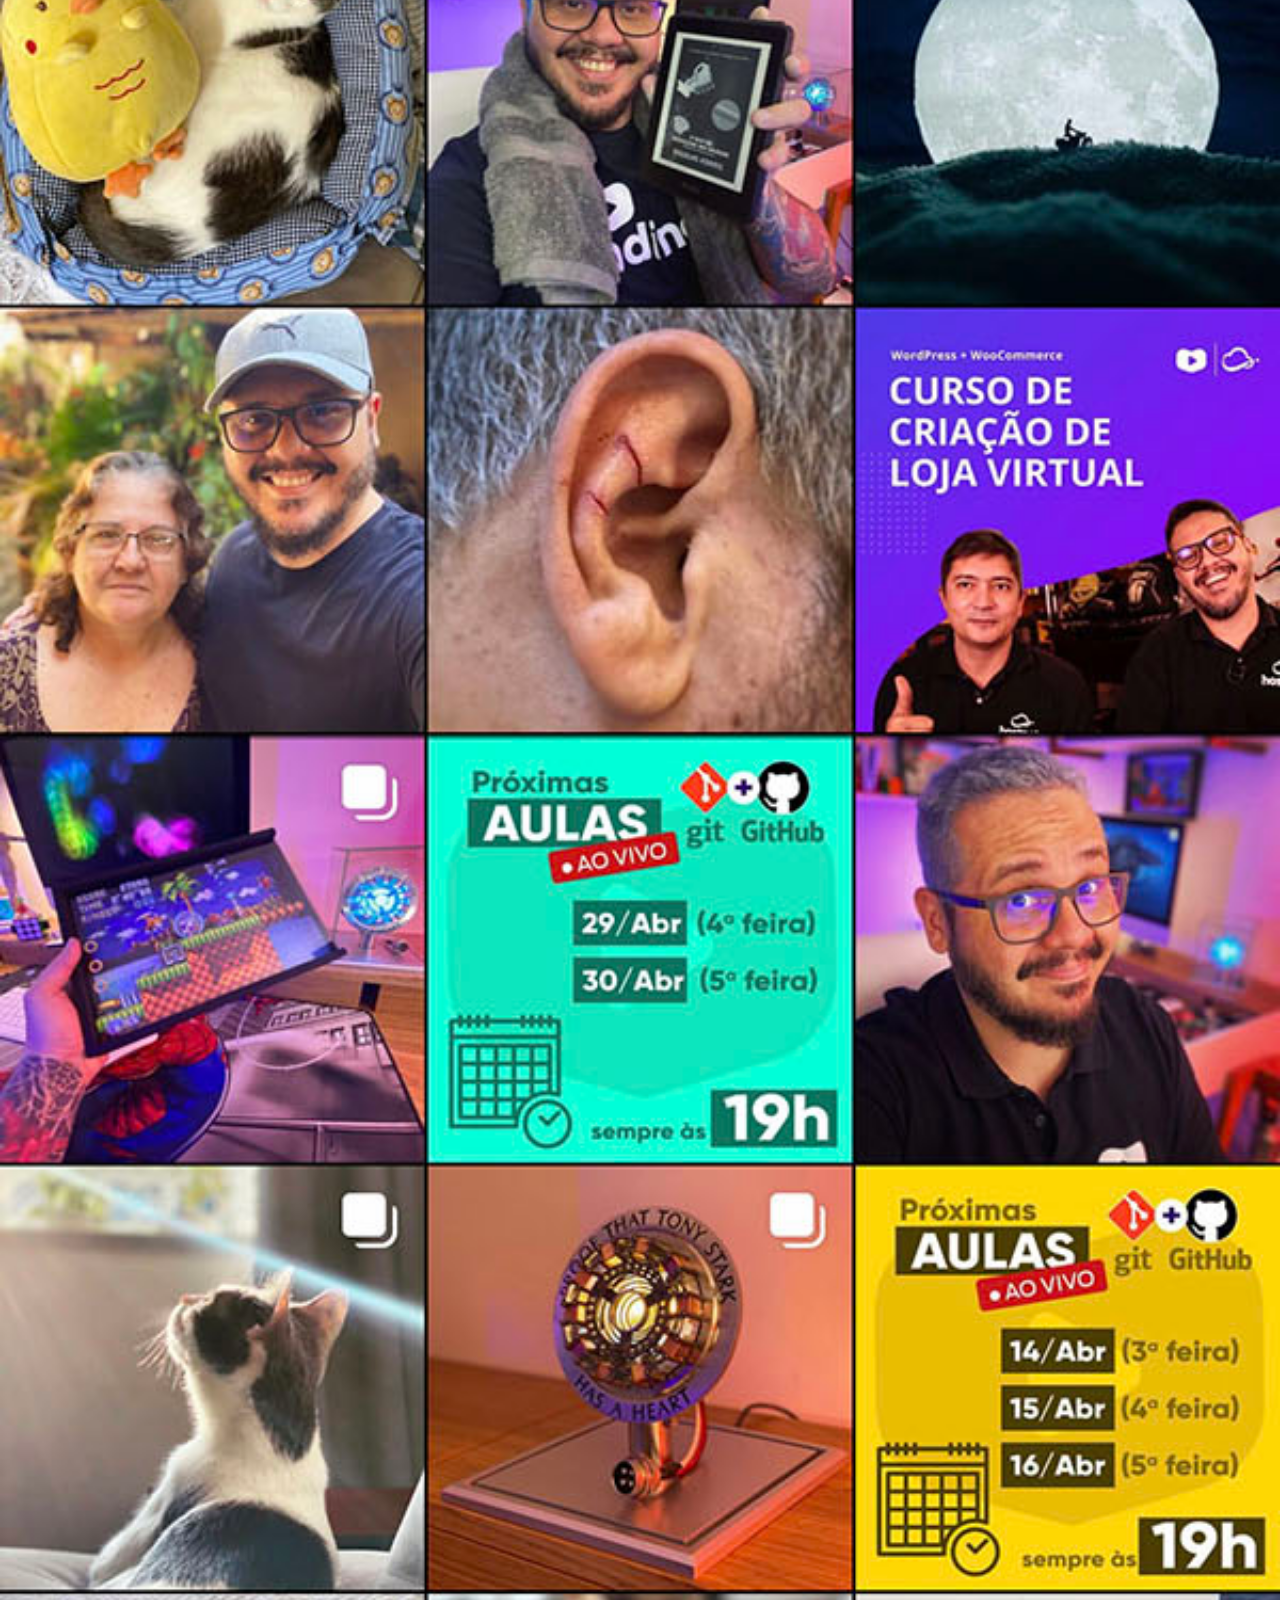
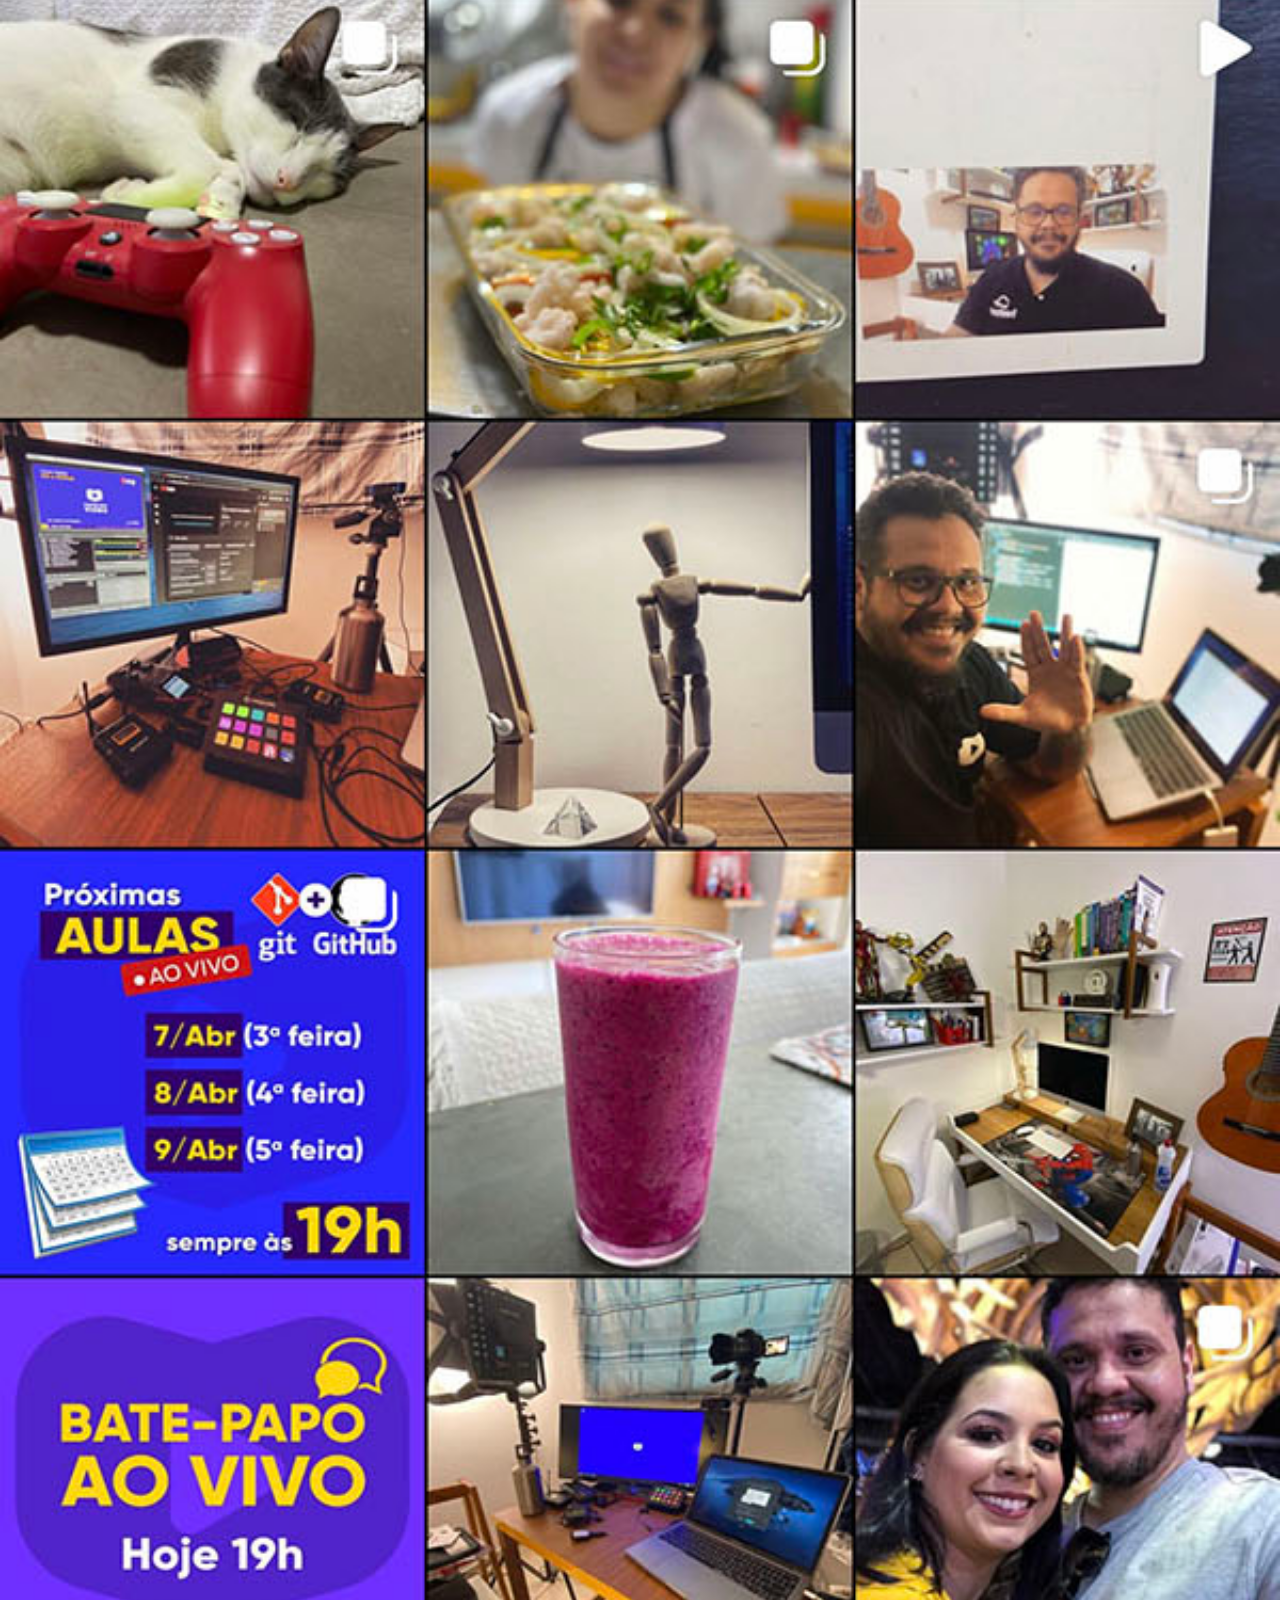
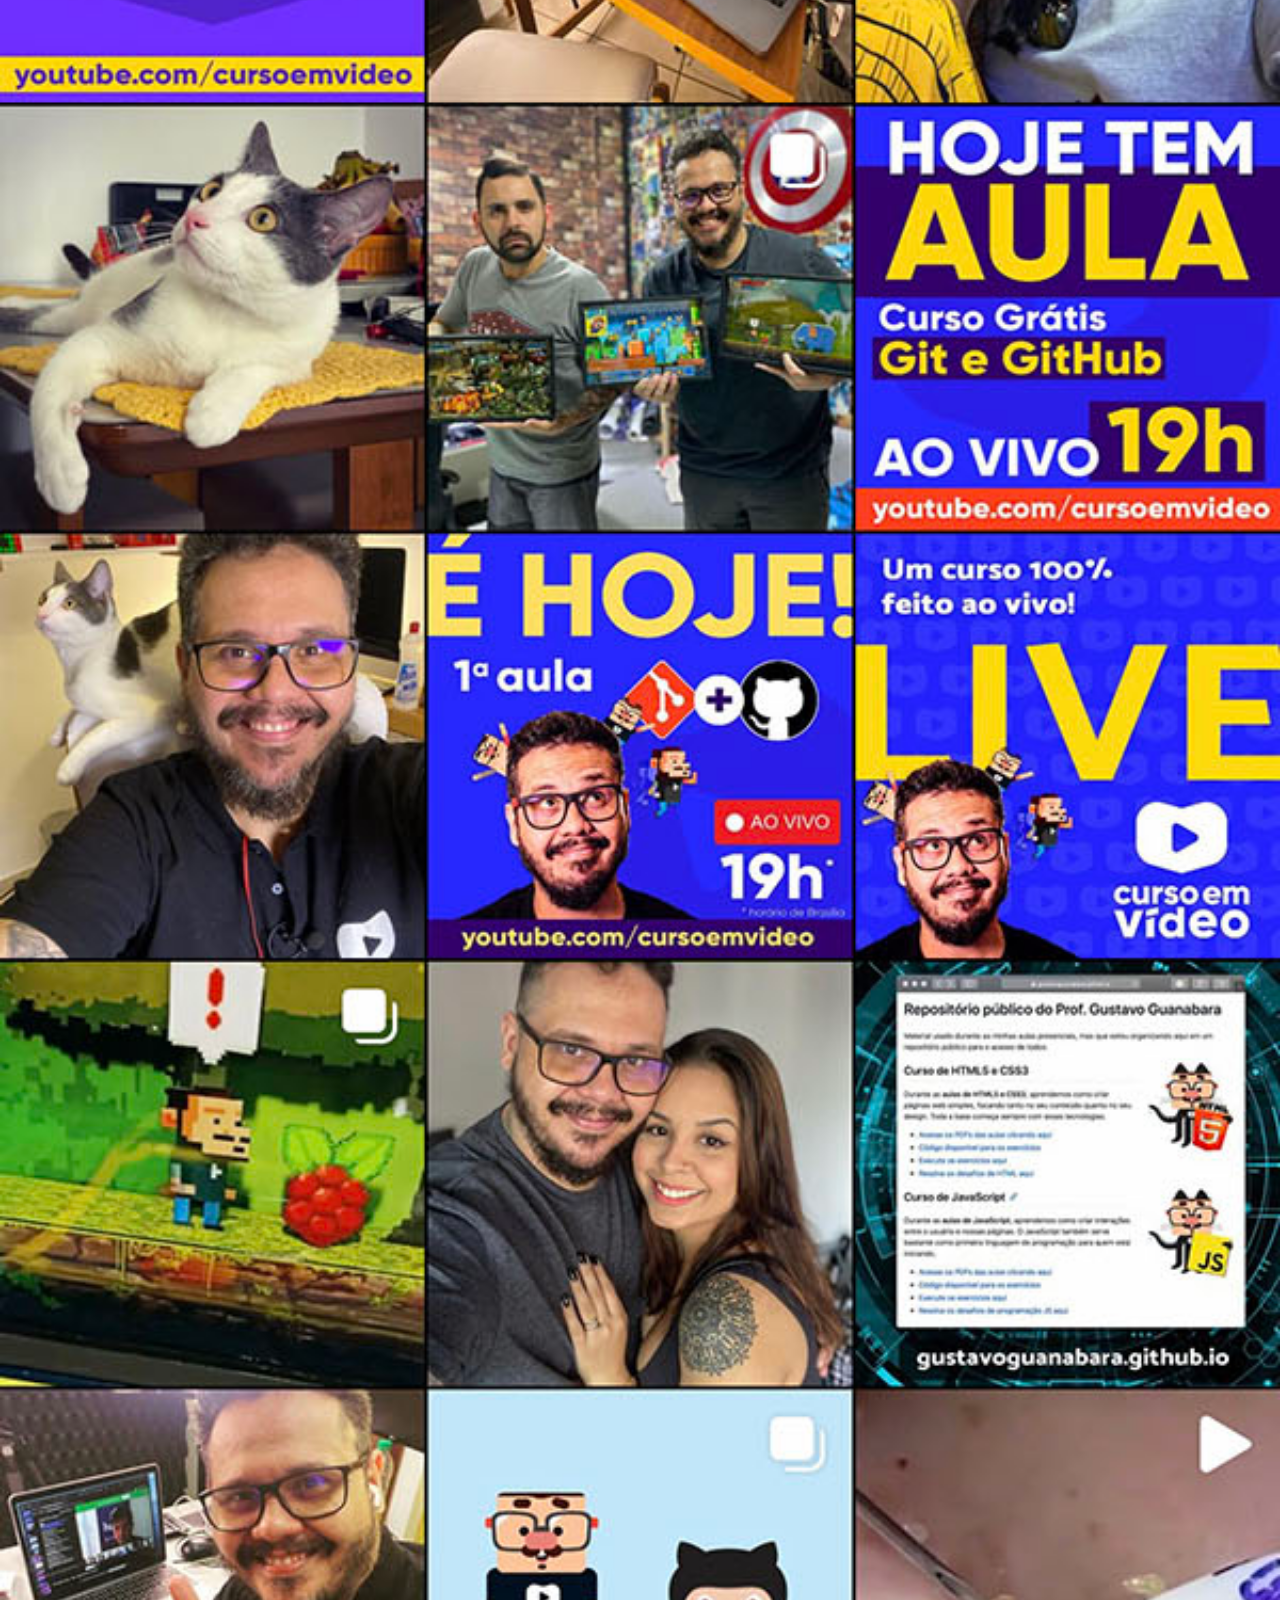
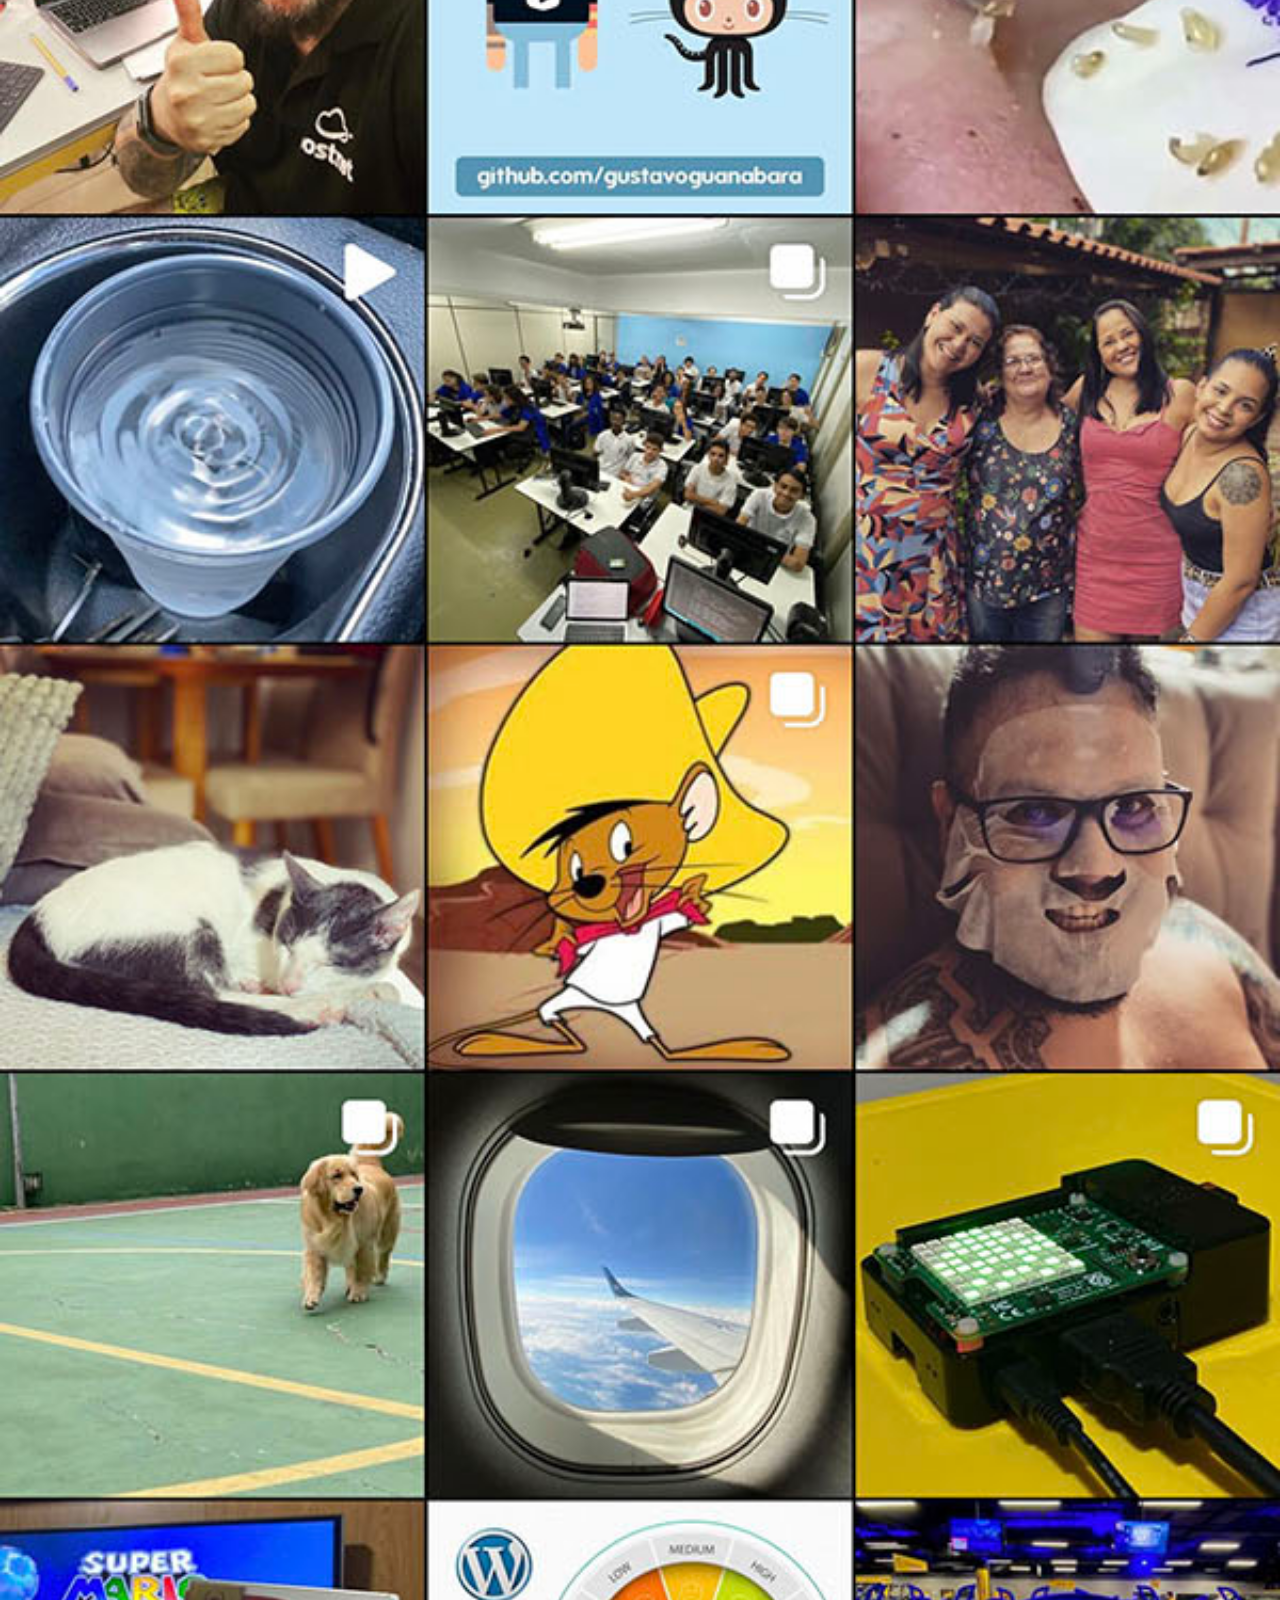
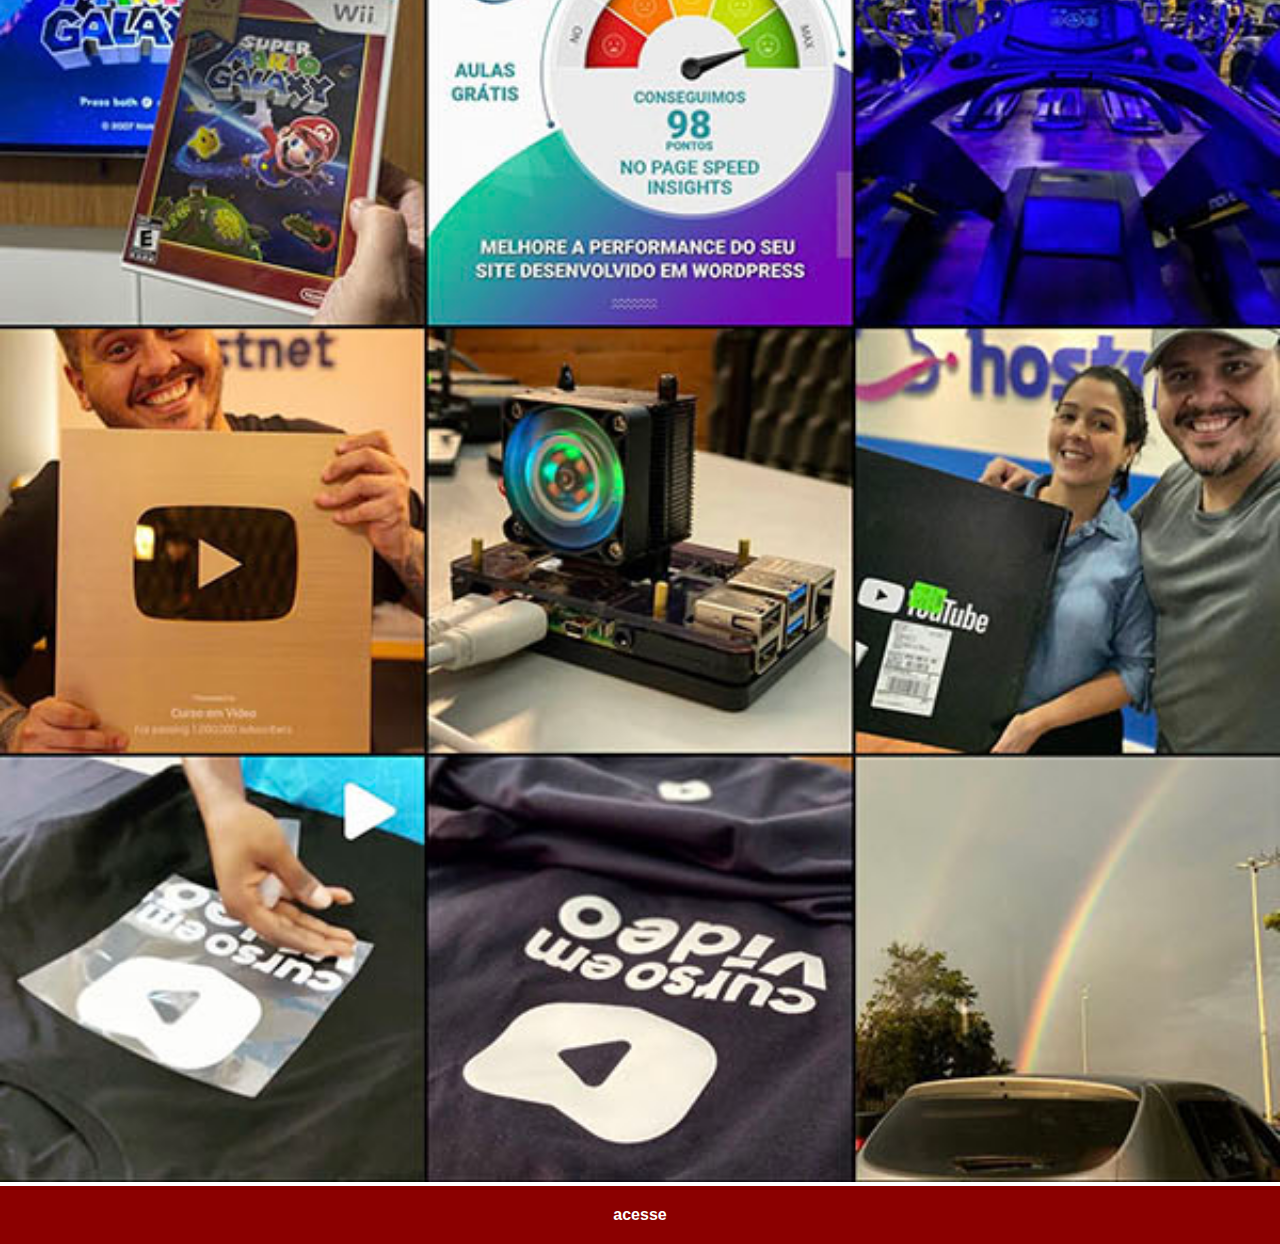
<file: instagram.html>
<!DOCTYPE html>
<html lang="br-pt">
<head>
    <meta charset="UTF-8">
    <meta http-equiv="X-UA-Compatible" content="IE=edge">
    <meta name="viewport" content="width=device-width, initial-scale=1.0">
    <title>instagran</title>
    <link rel="stylesheet" href="estilos/social.css">
</head>
<body>
    <img src="imagens/tela-instagram.jpg" alt="instagran">
    <a href="https://www.instagram.com/gustavoguanabara/" target="_blank">acesse</a>
    
</body>
</html>
</file>
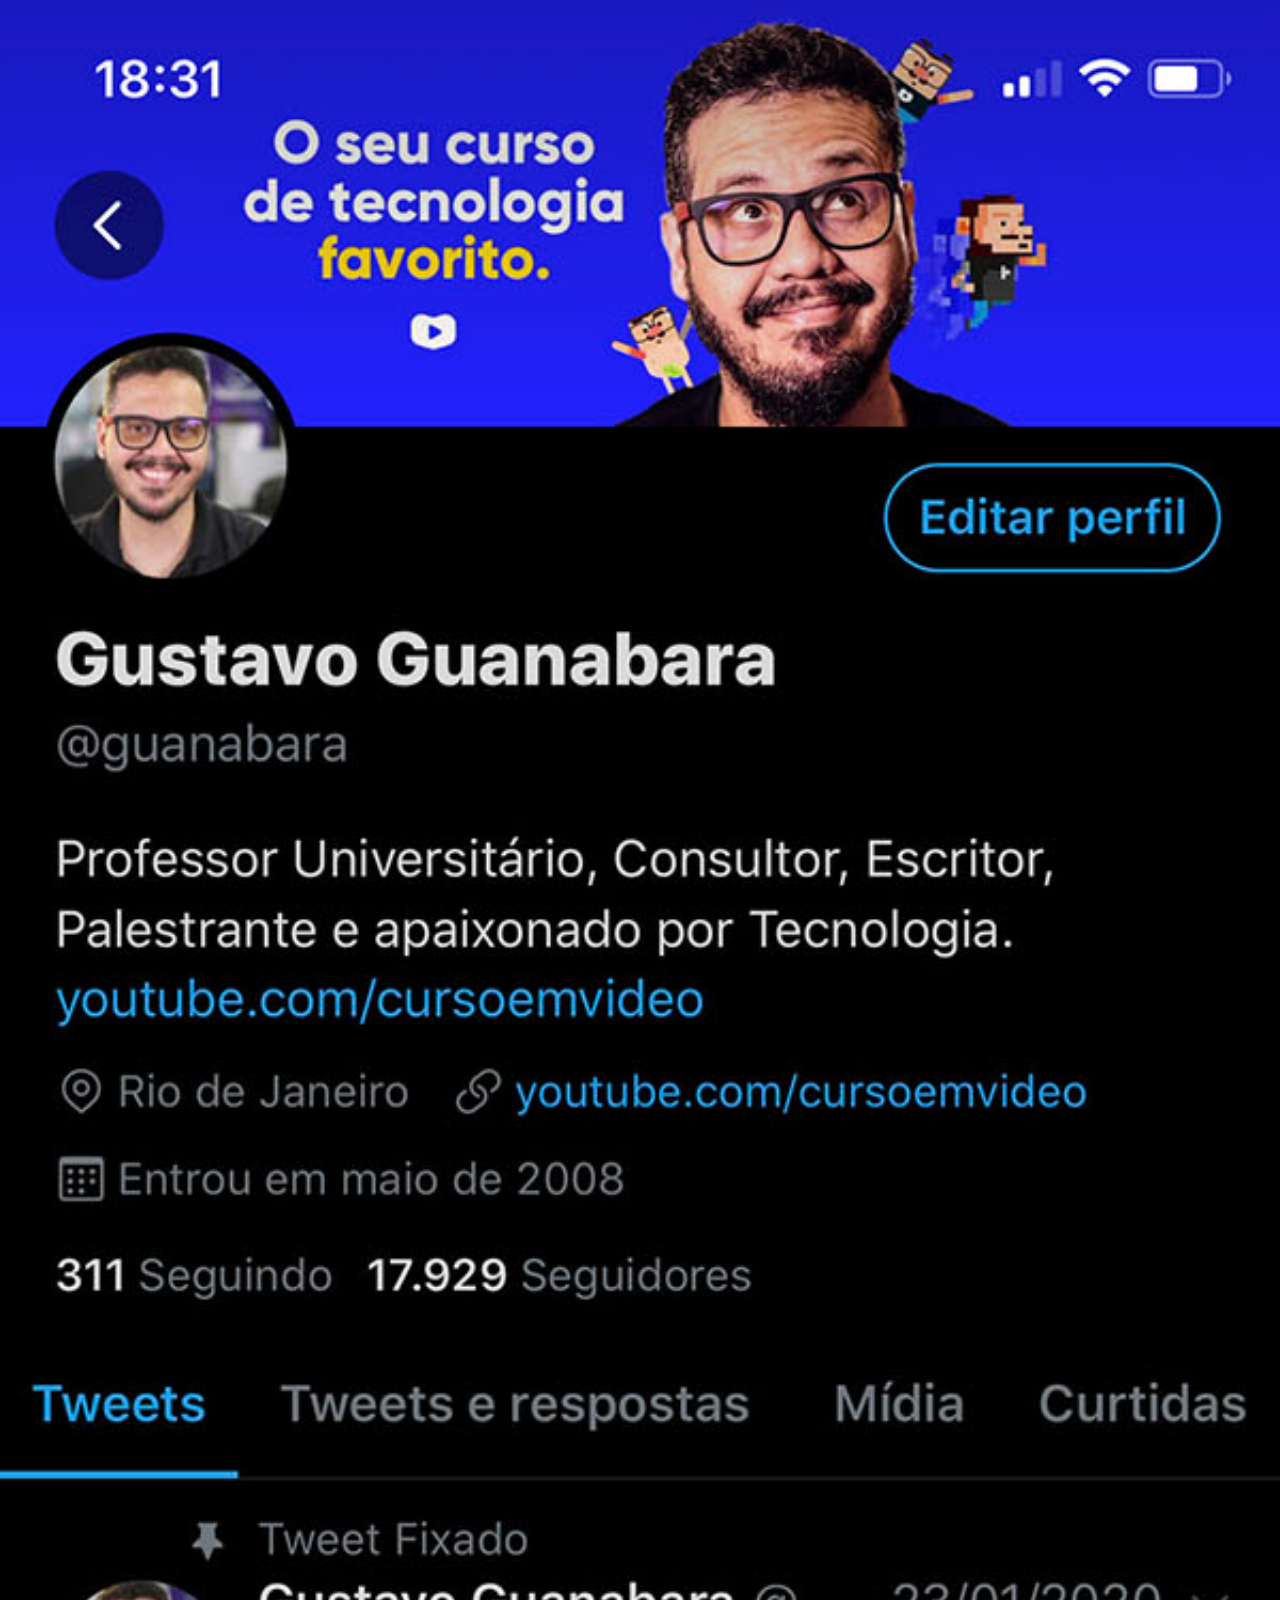
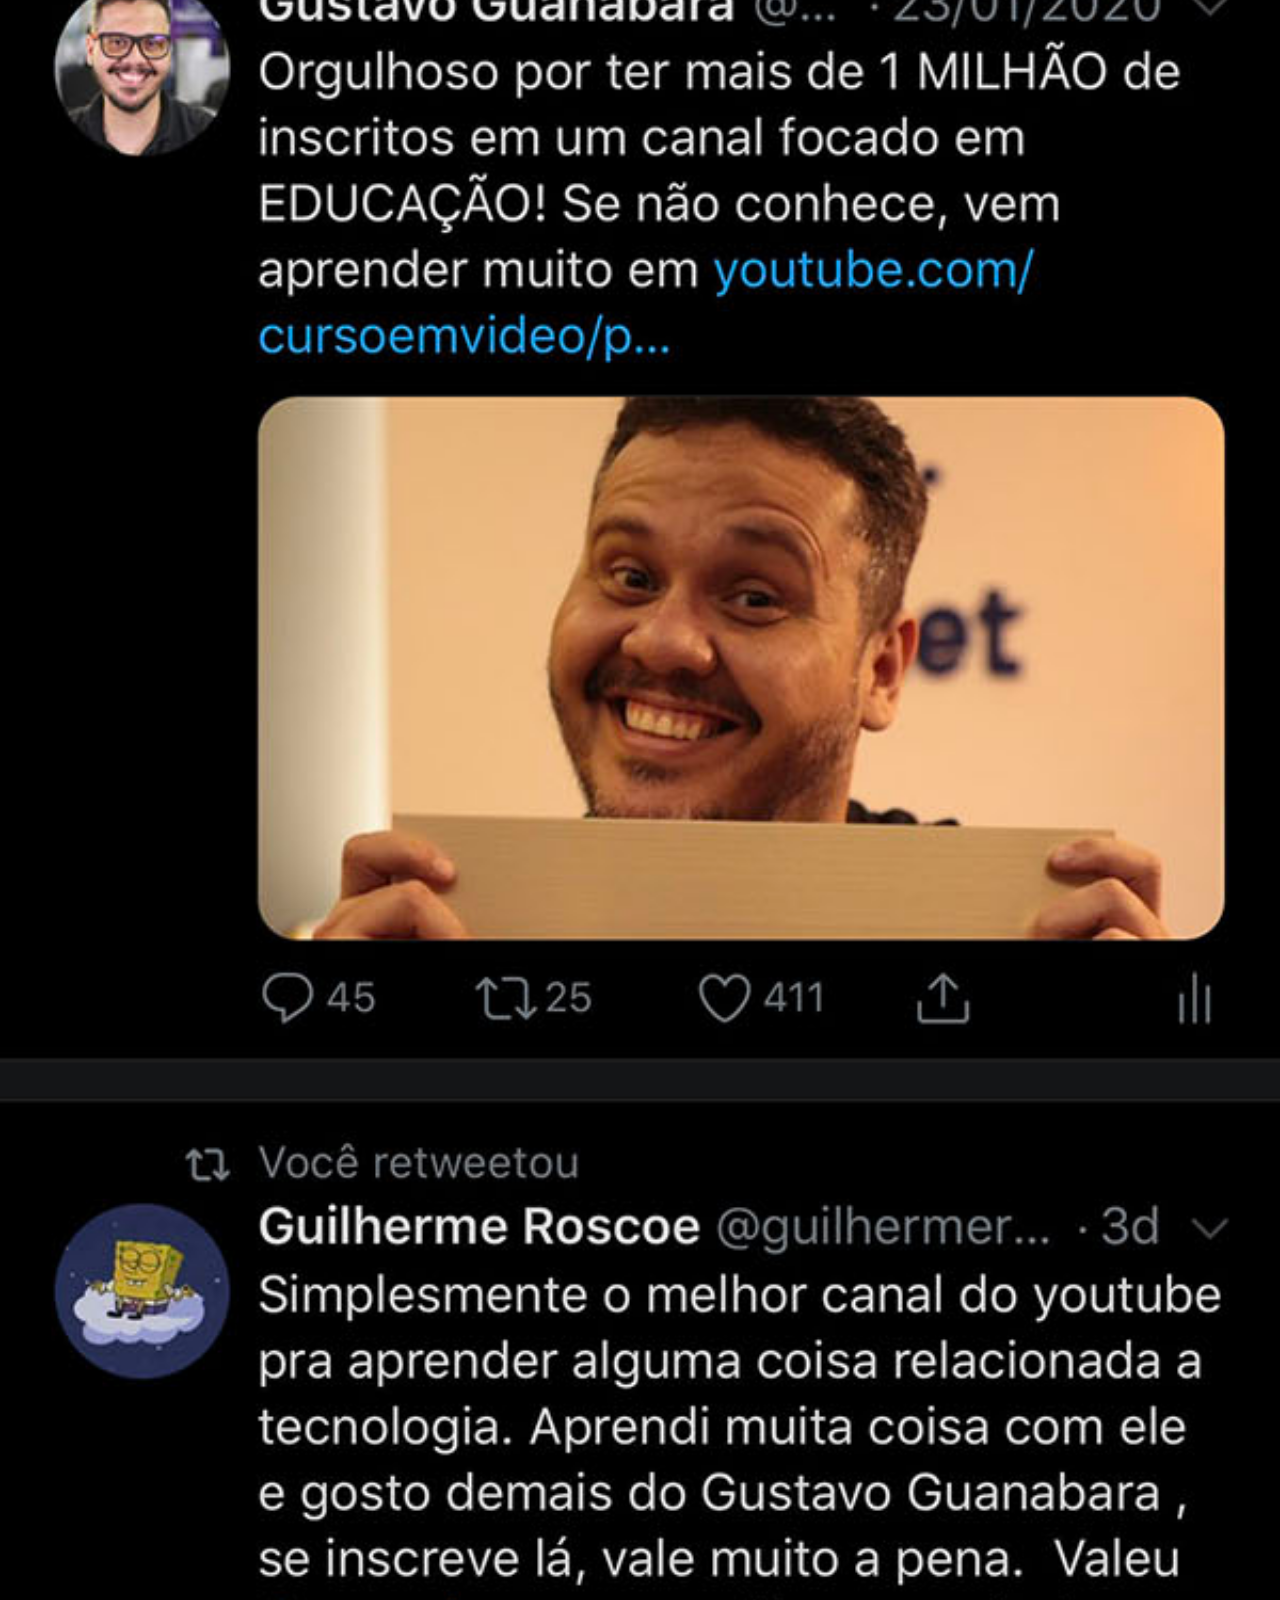
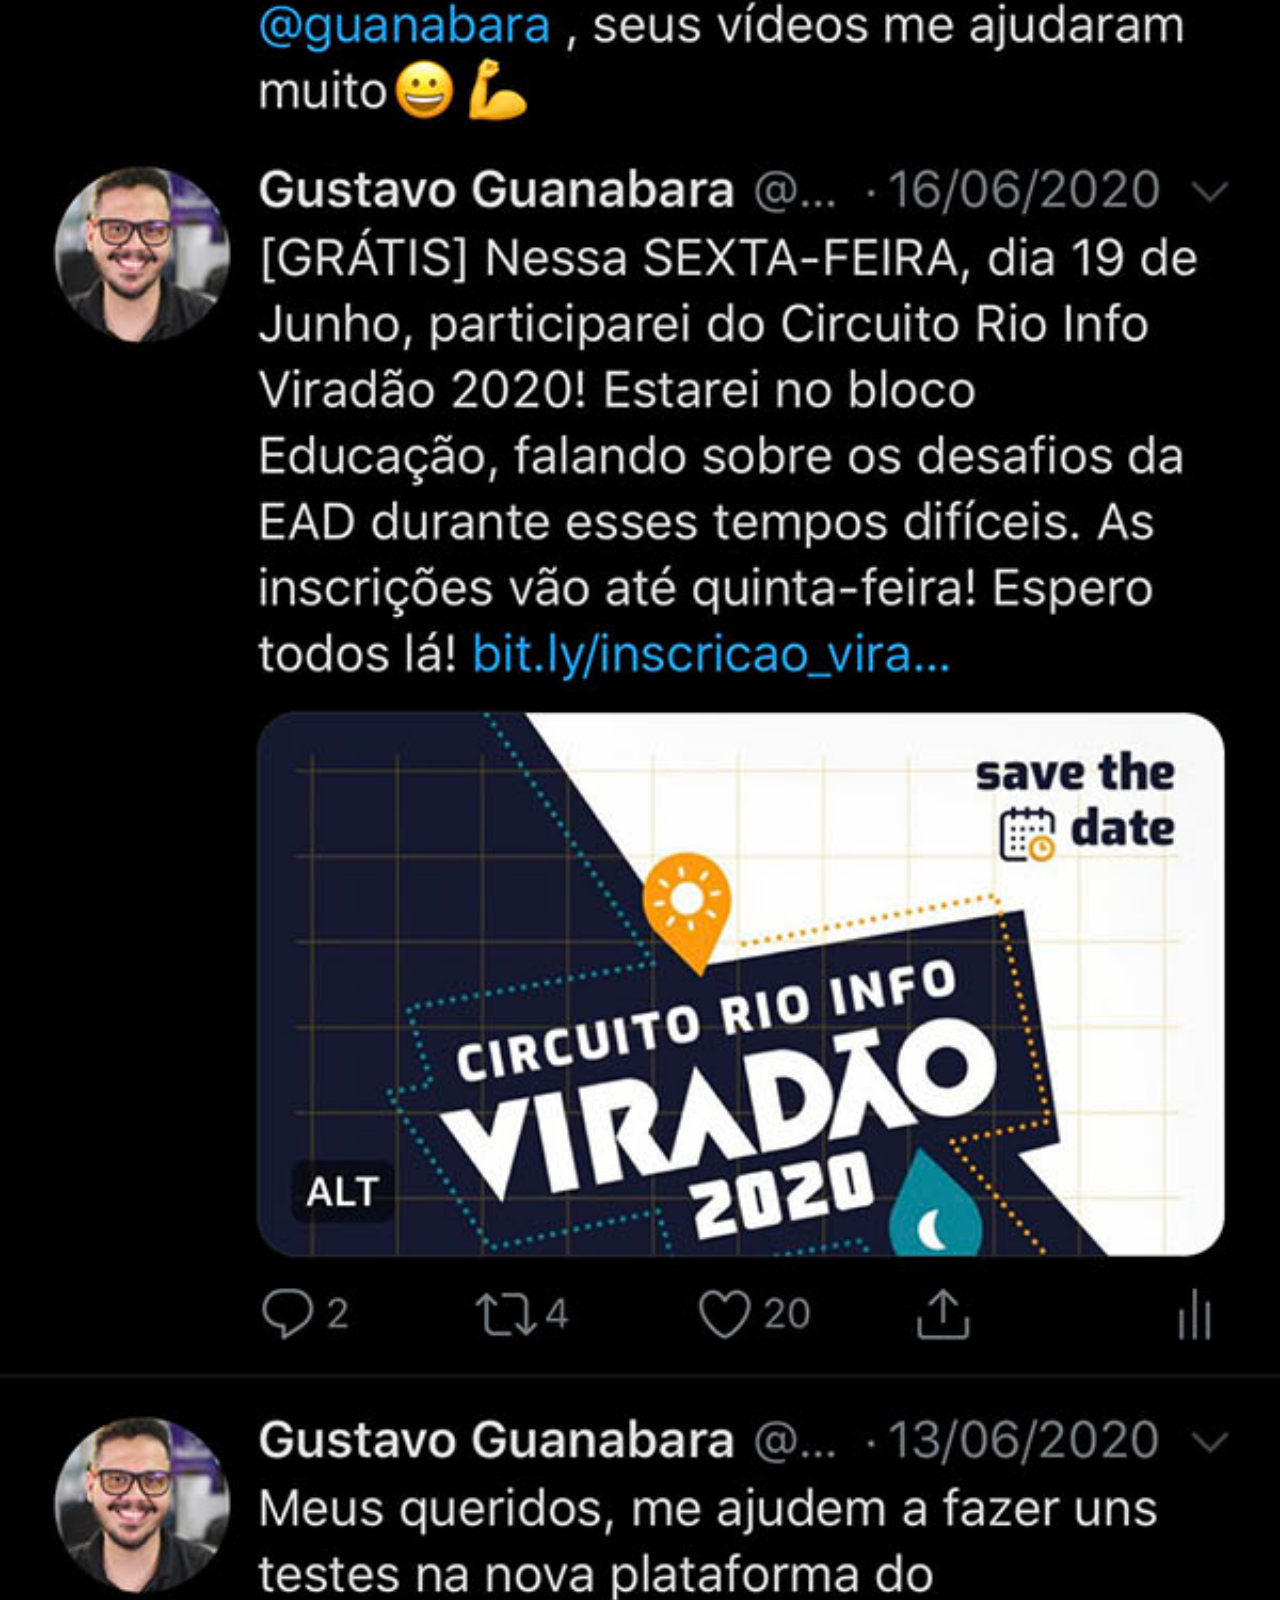
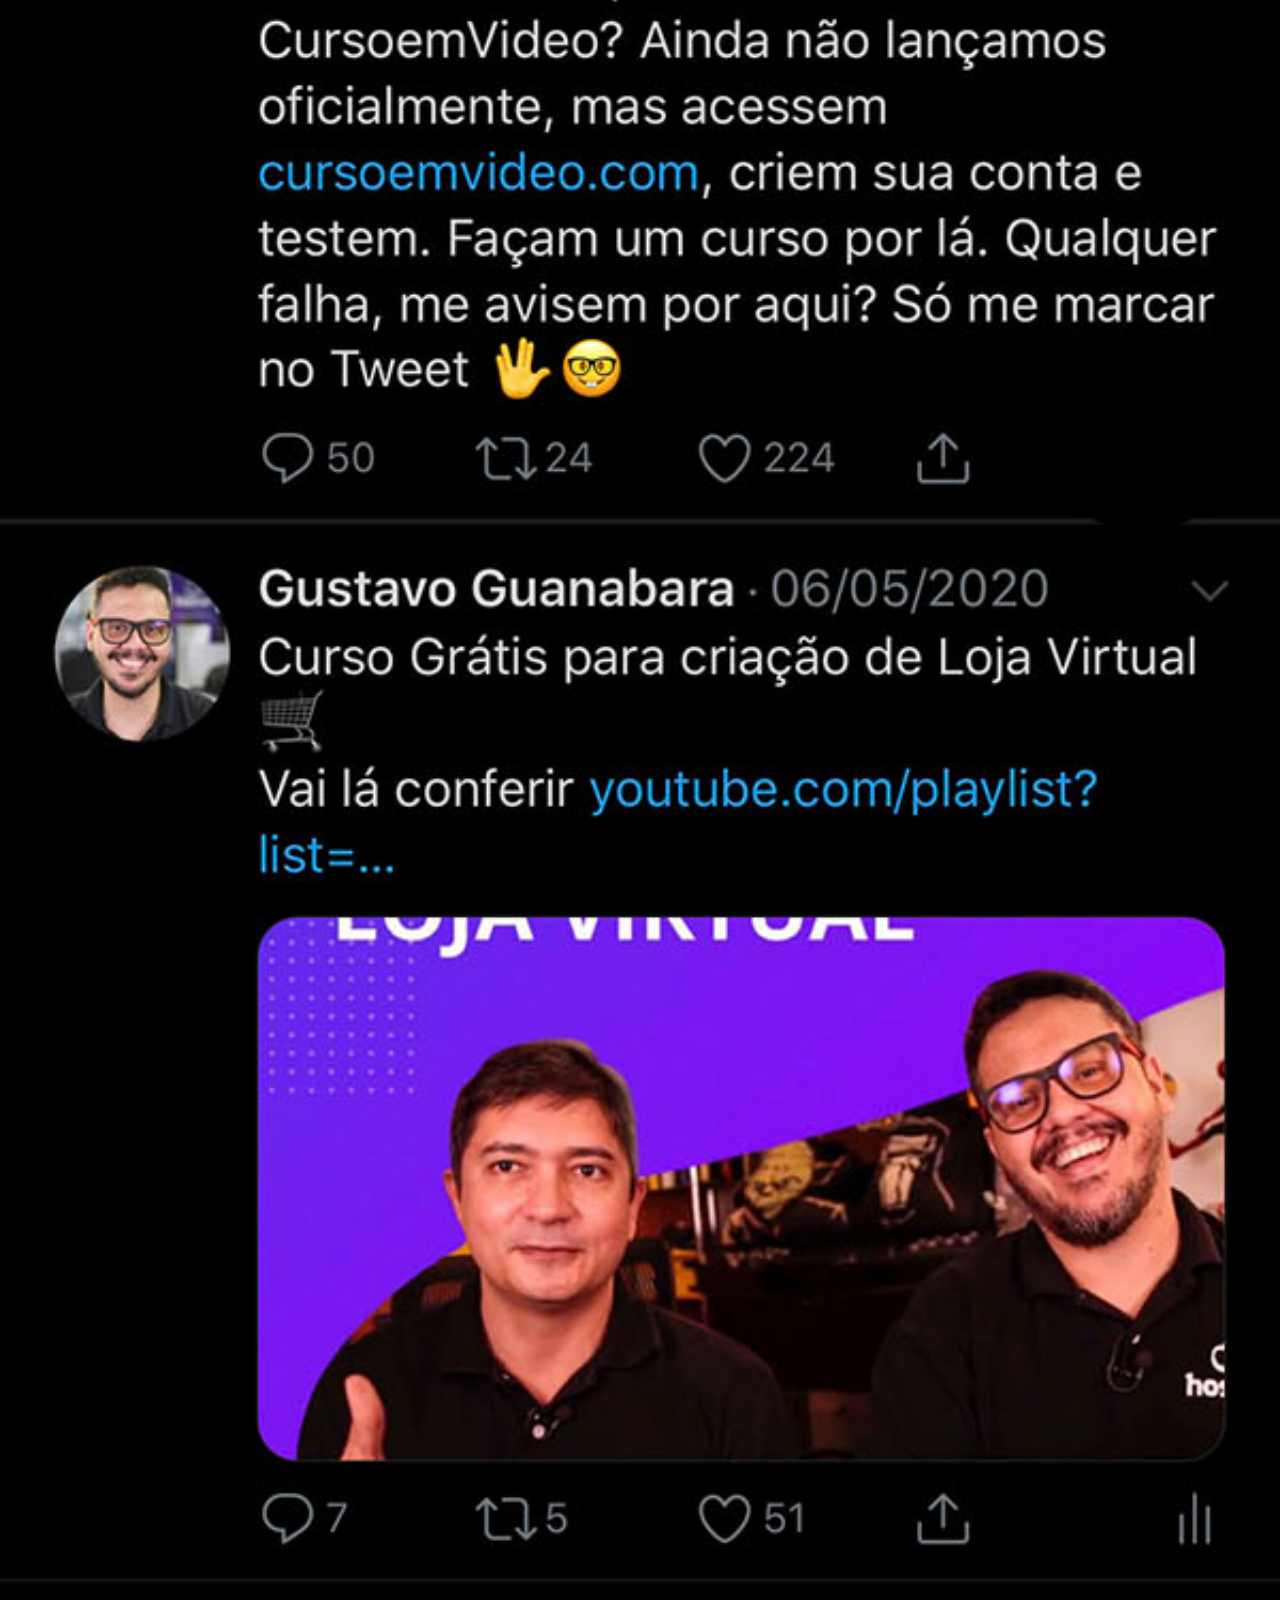
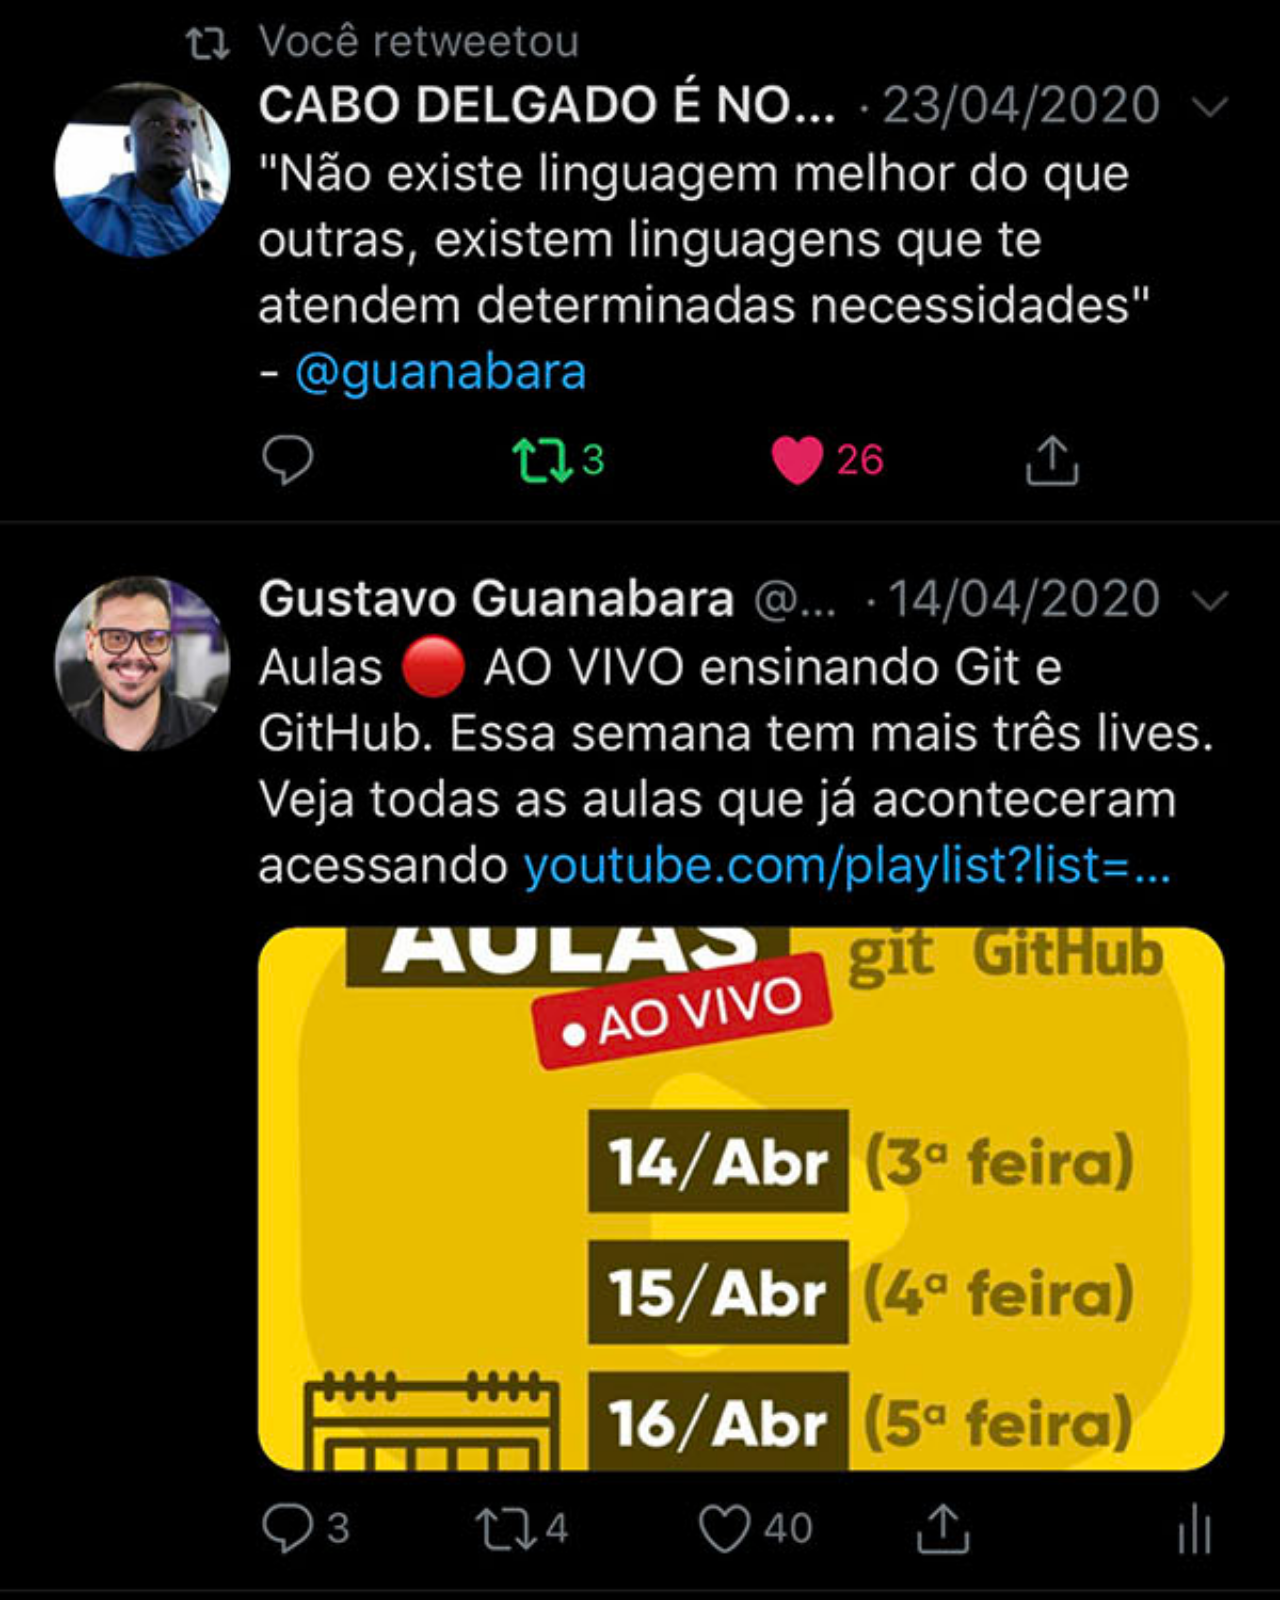
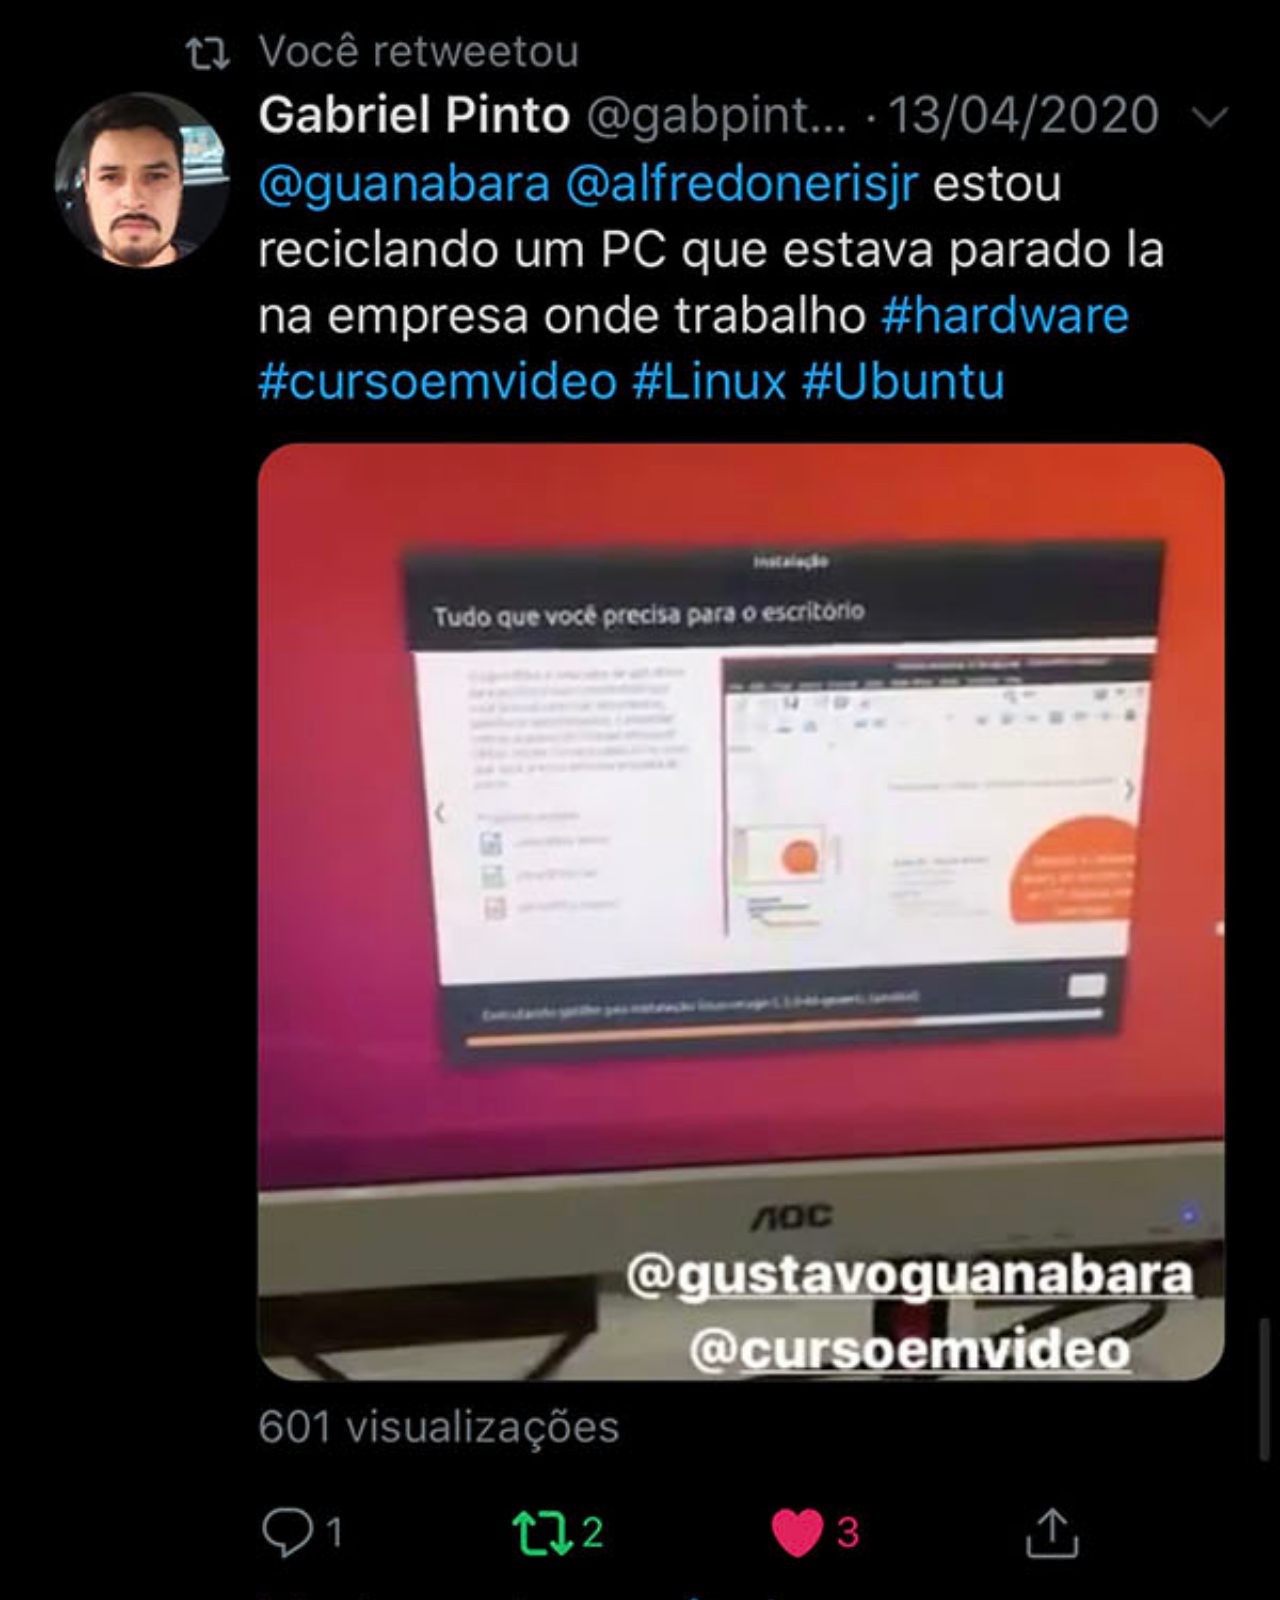
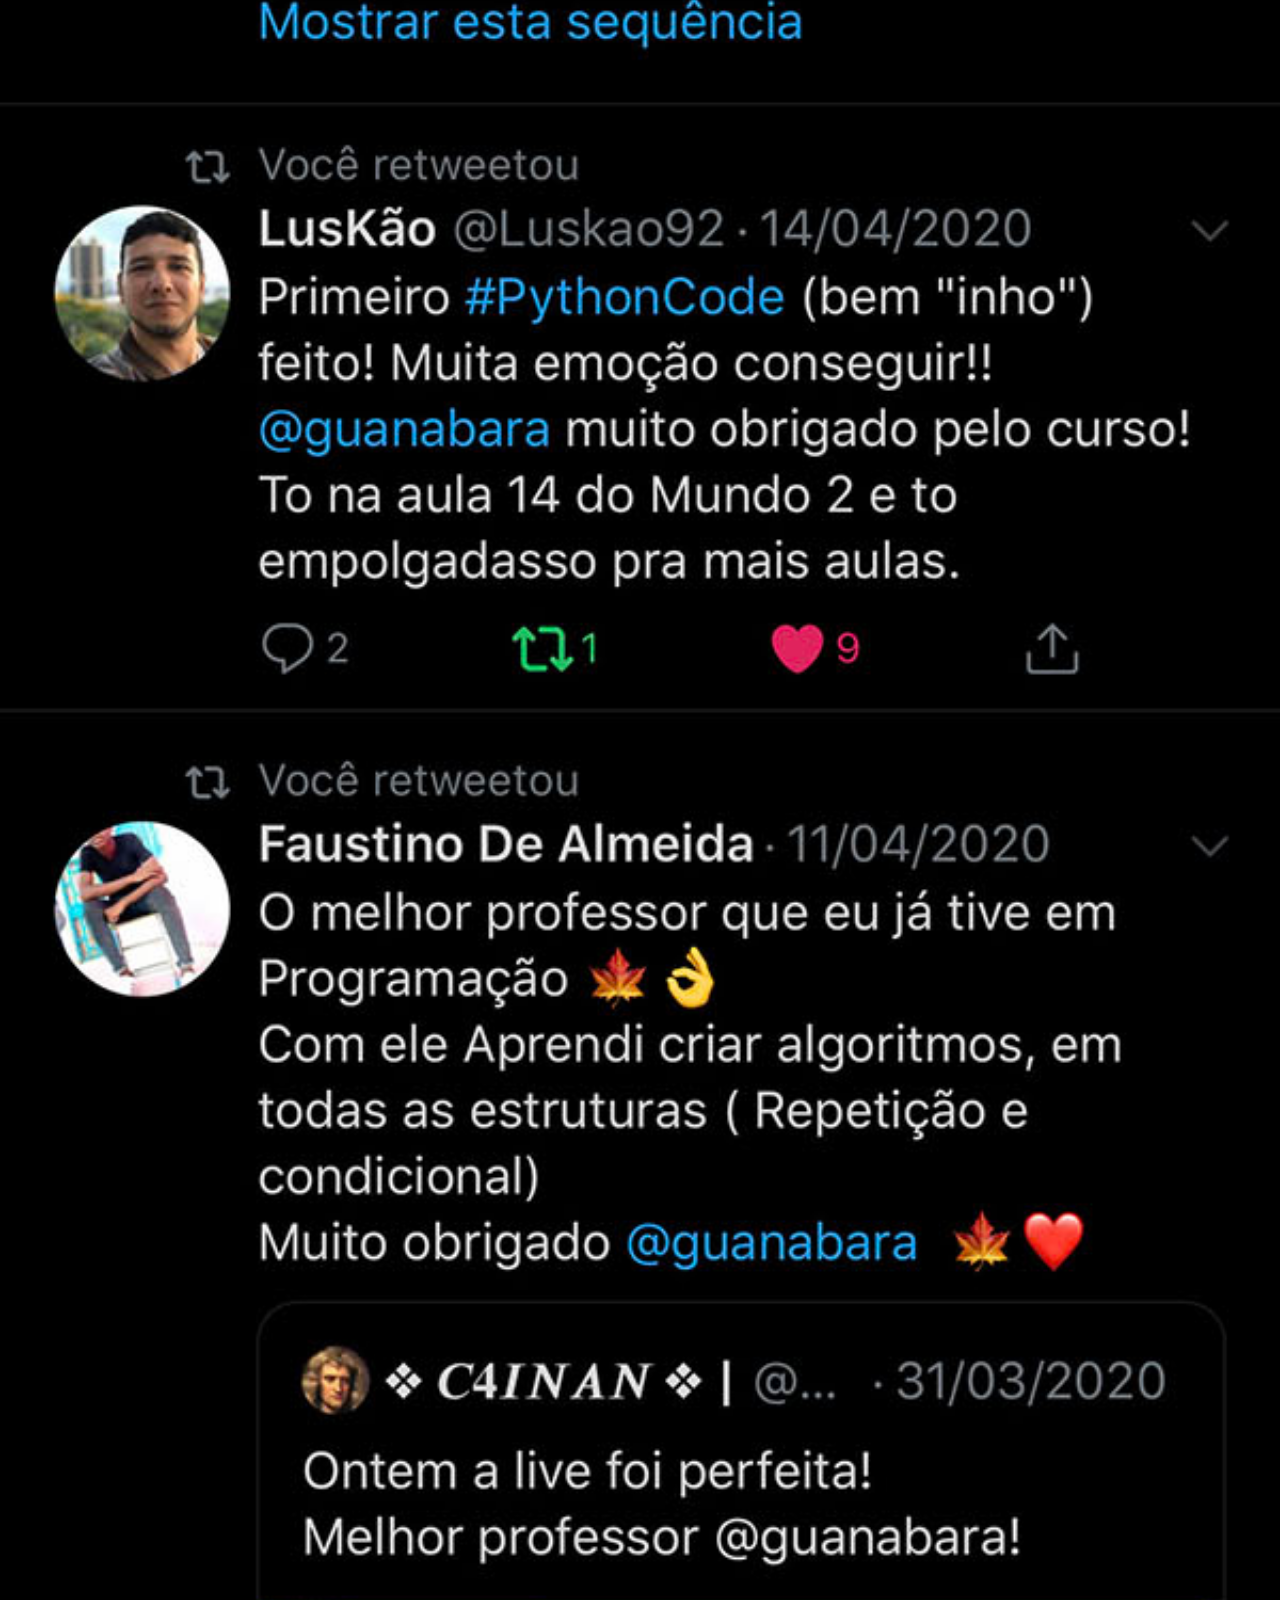
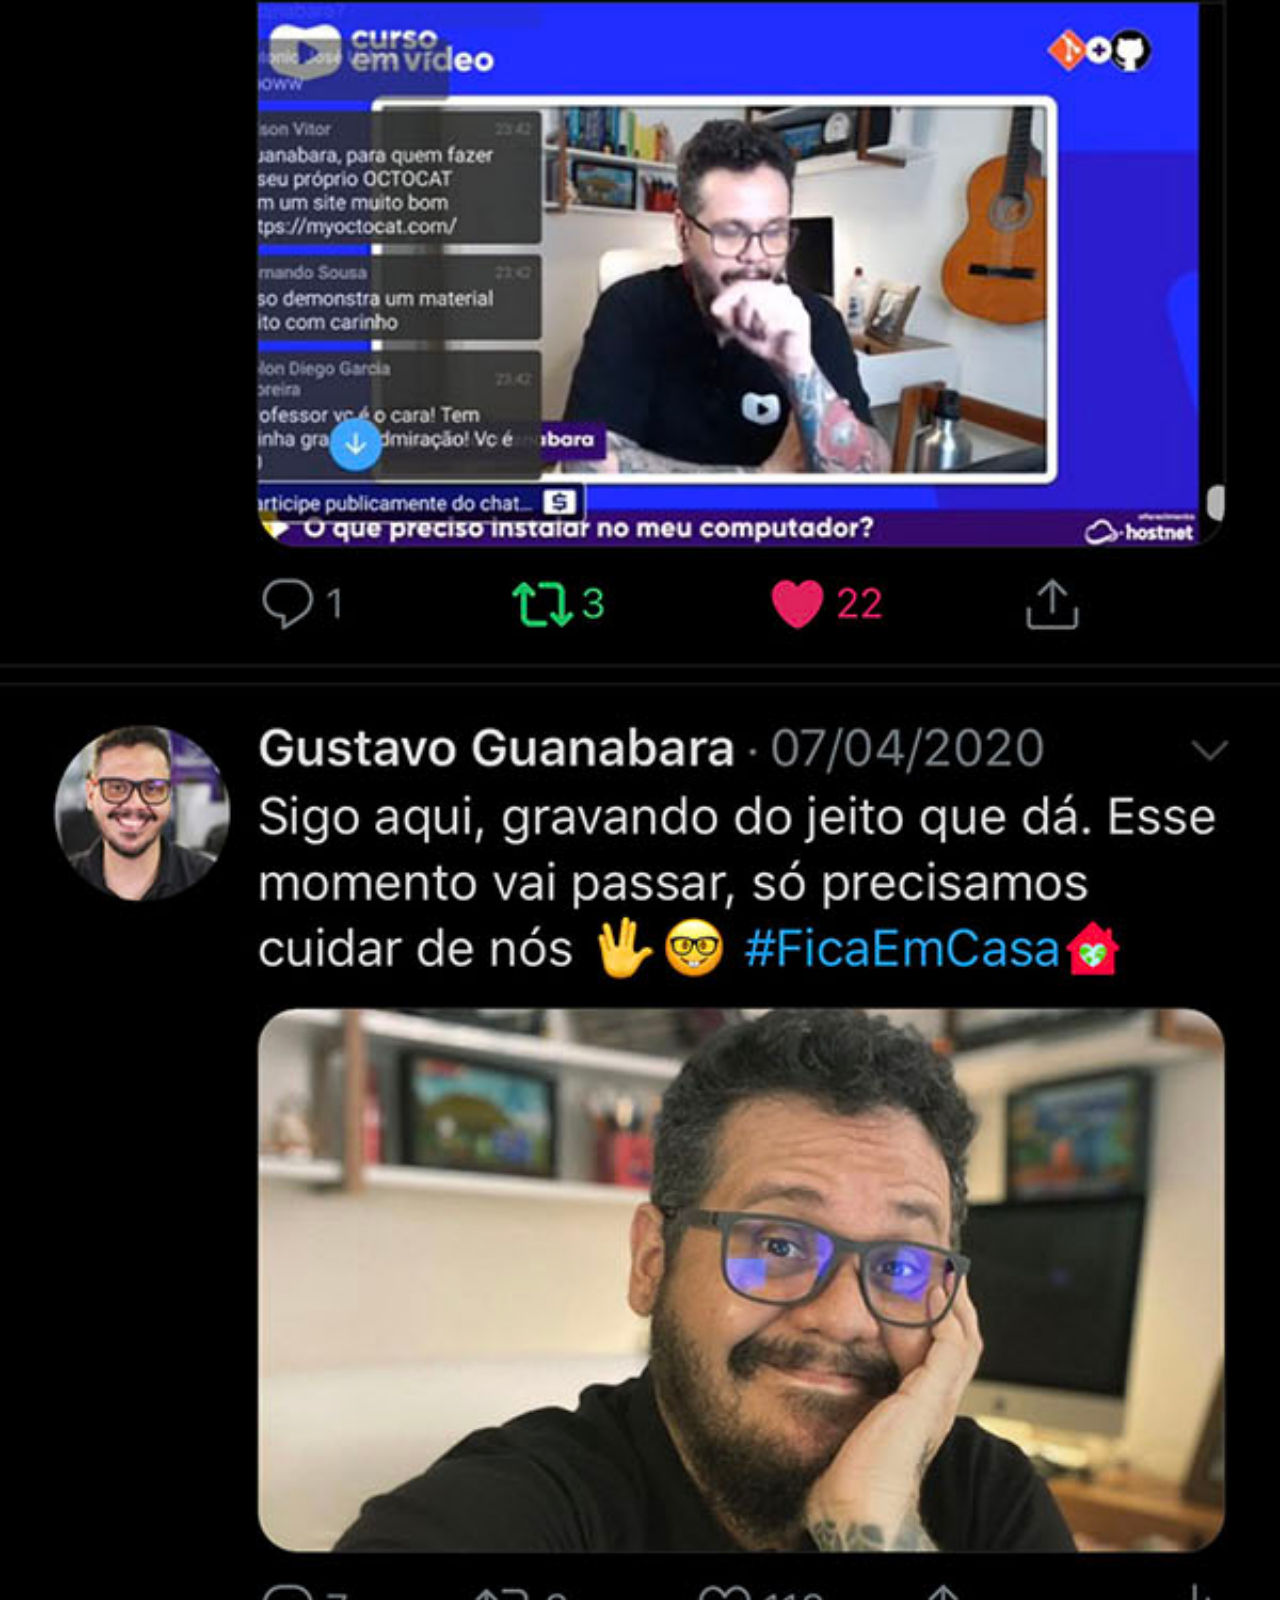
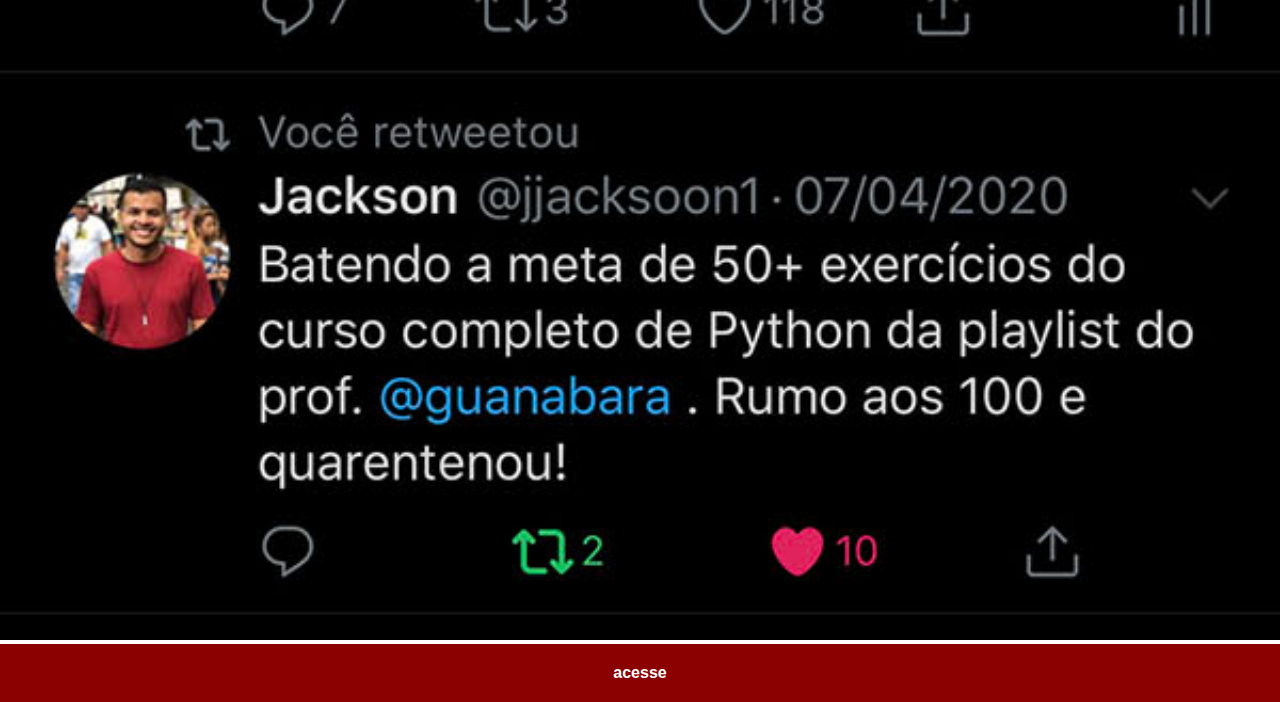
<file: twitter.html>
<!DOCTYPE html>
<html lang="br-pt">
<head>
    <meta charset="UTF-8">
    <meta http-equiv="X-UA-Compatible" content="IE=edge">
    <meta name="viewport" content="width=device-width, initial-scale=1.0">
    <title>twiter</title>
    <link rel="stylesheet" href="estilos/social.css">
</head>
<body>
    <img src="imagens/tela-twitter.jpg" alt="twiter">
    <a href="https://twitter.com/guanabara" target="_blank">acesse</a>
    
</body>
</html>
</file>
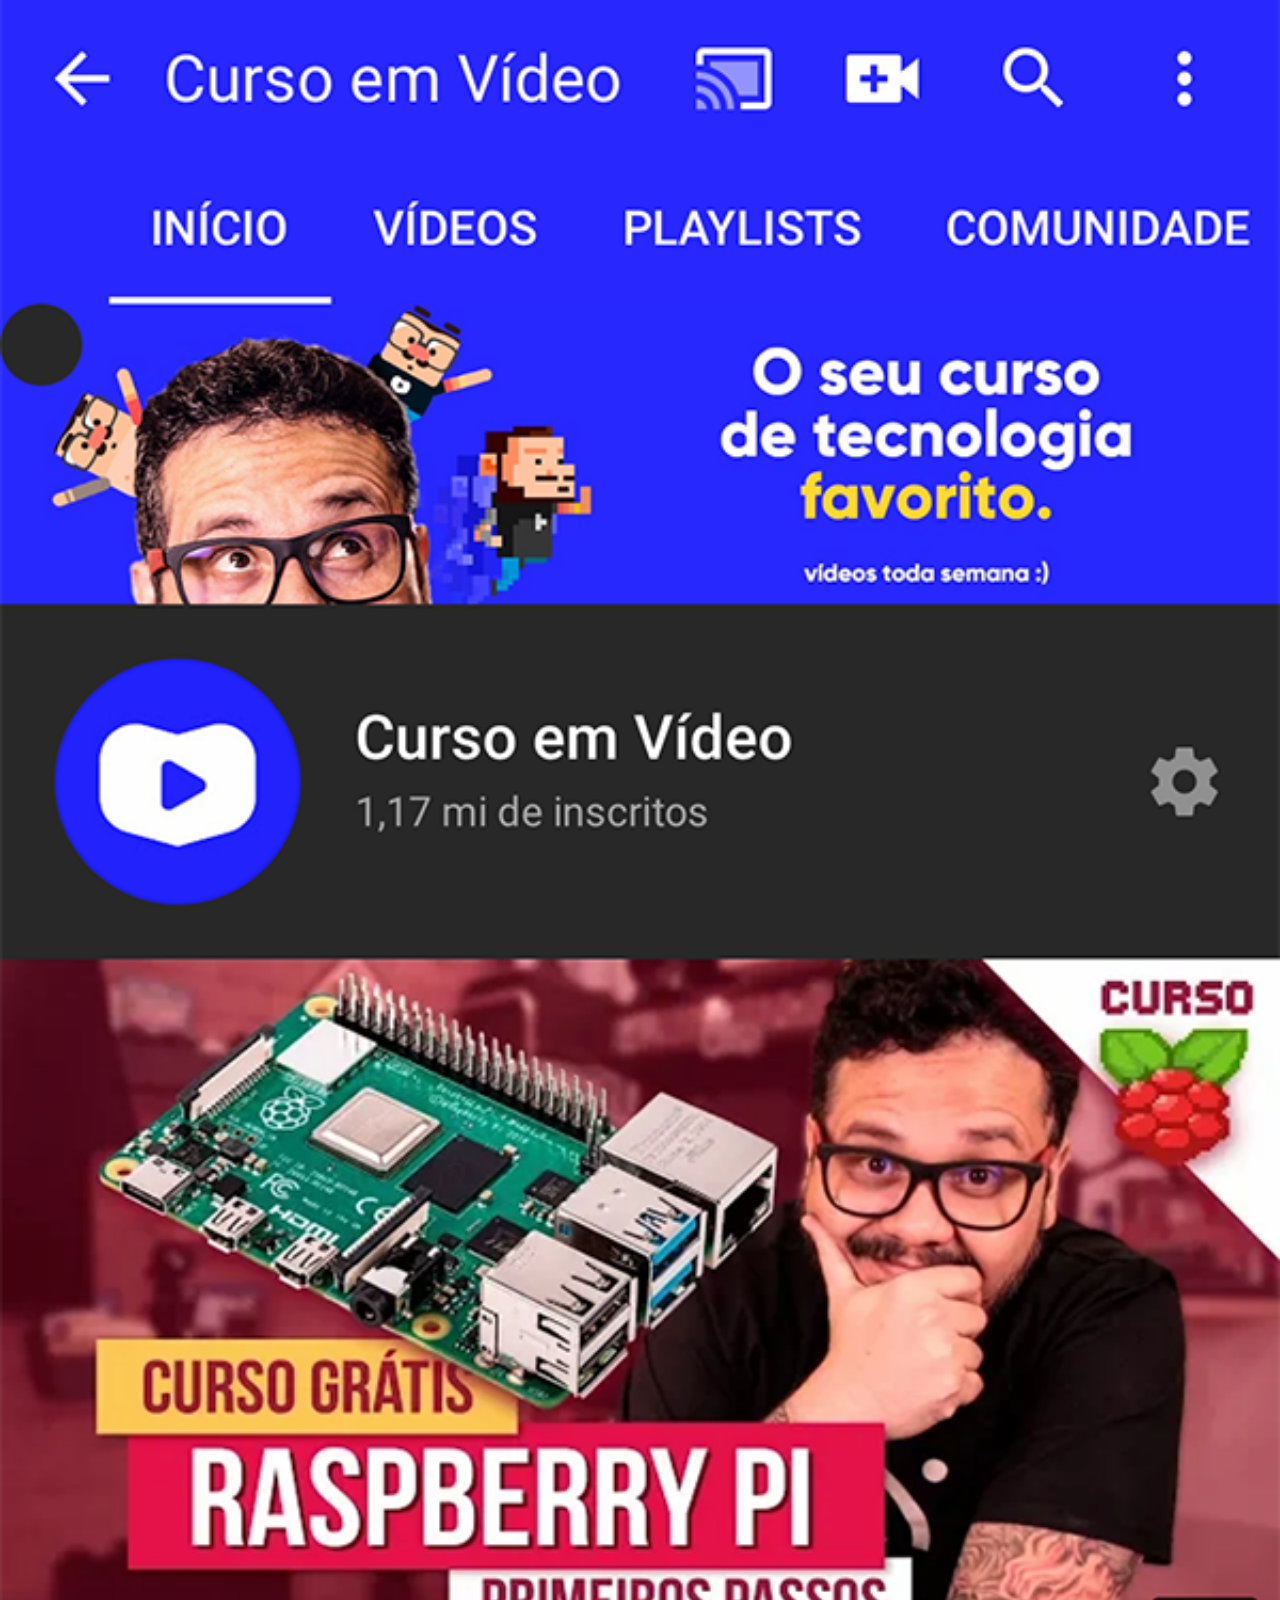
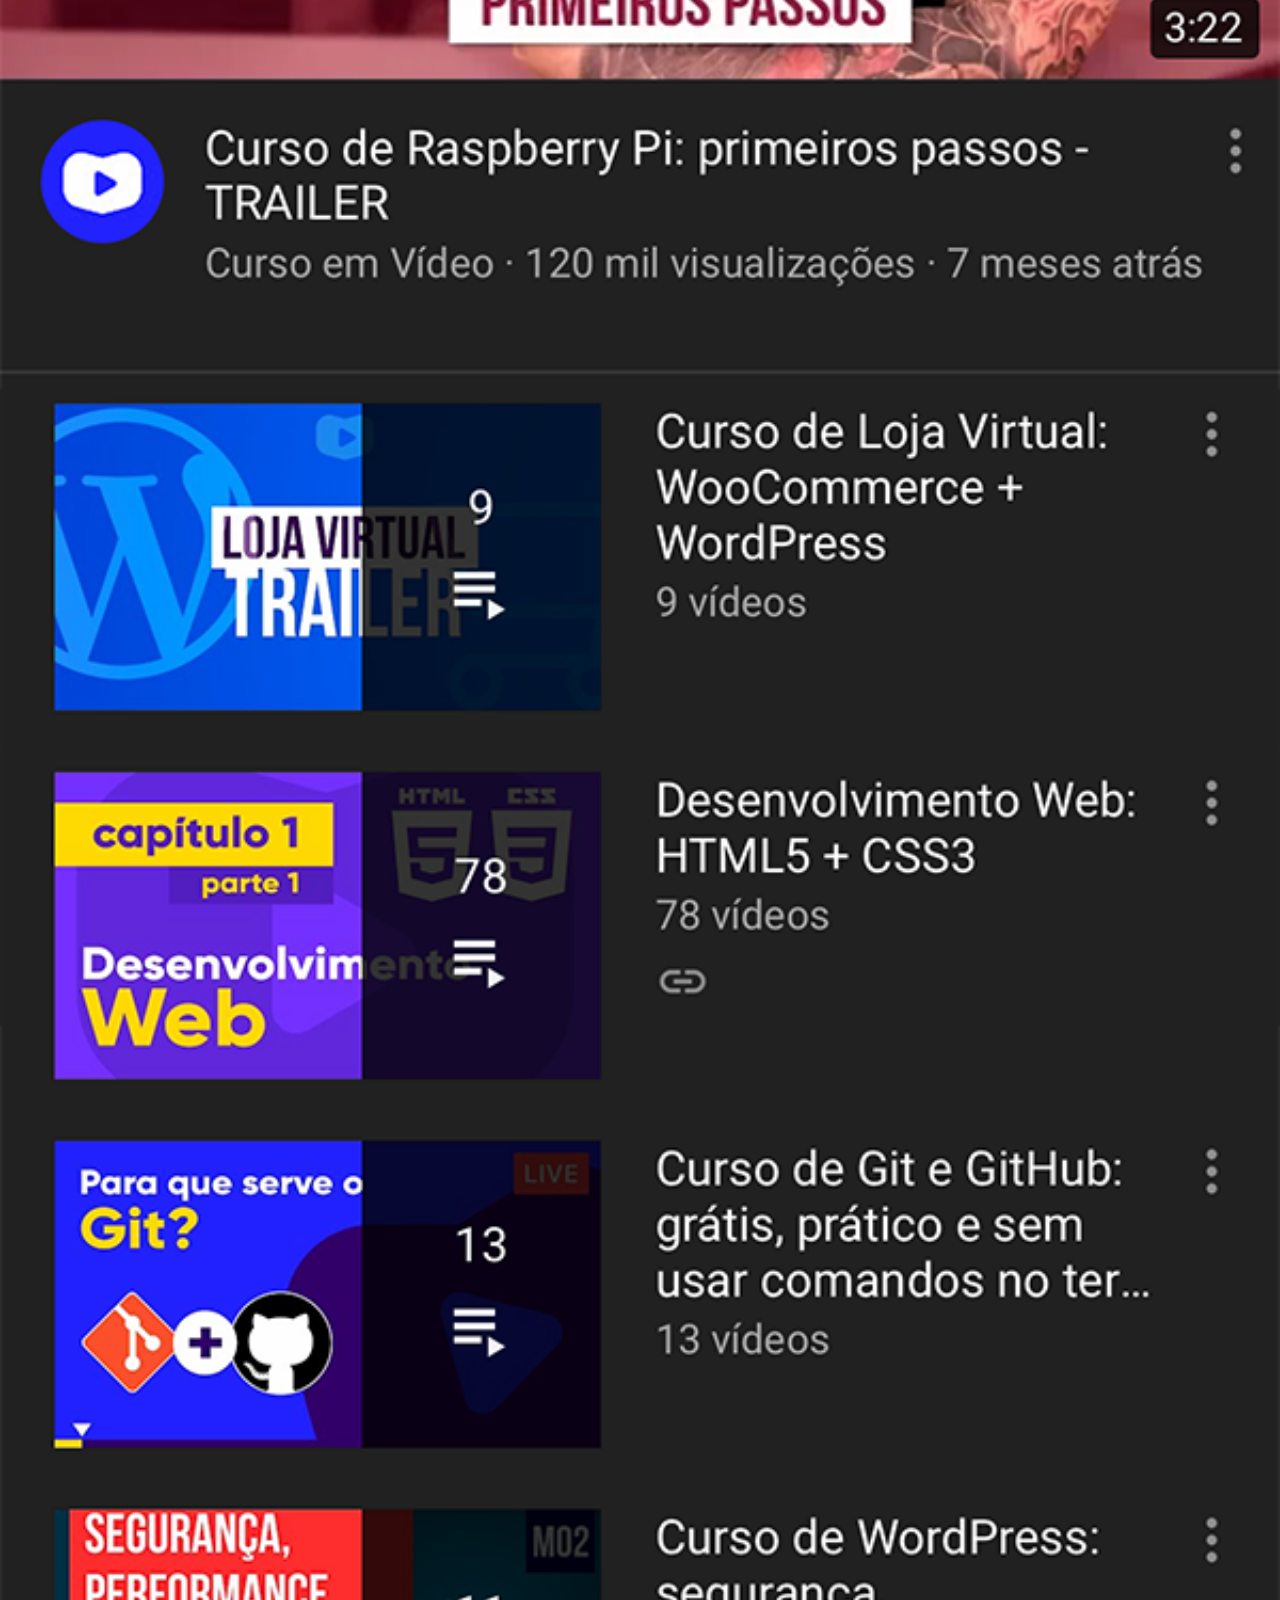
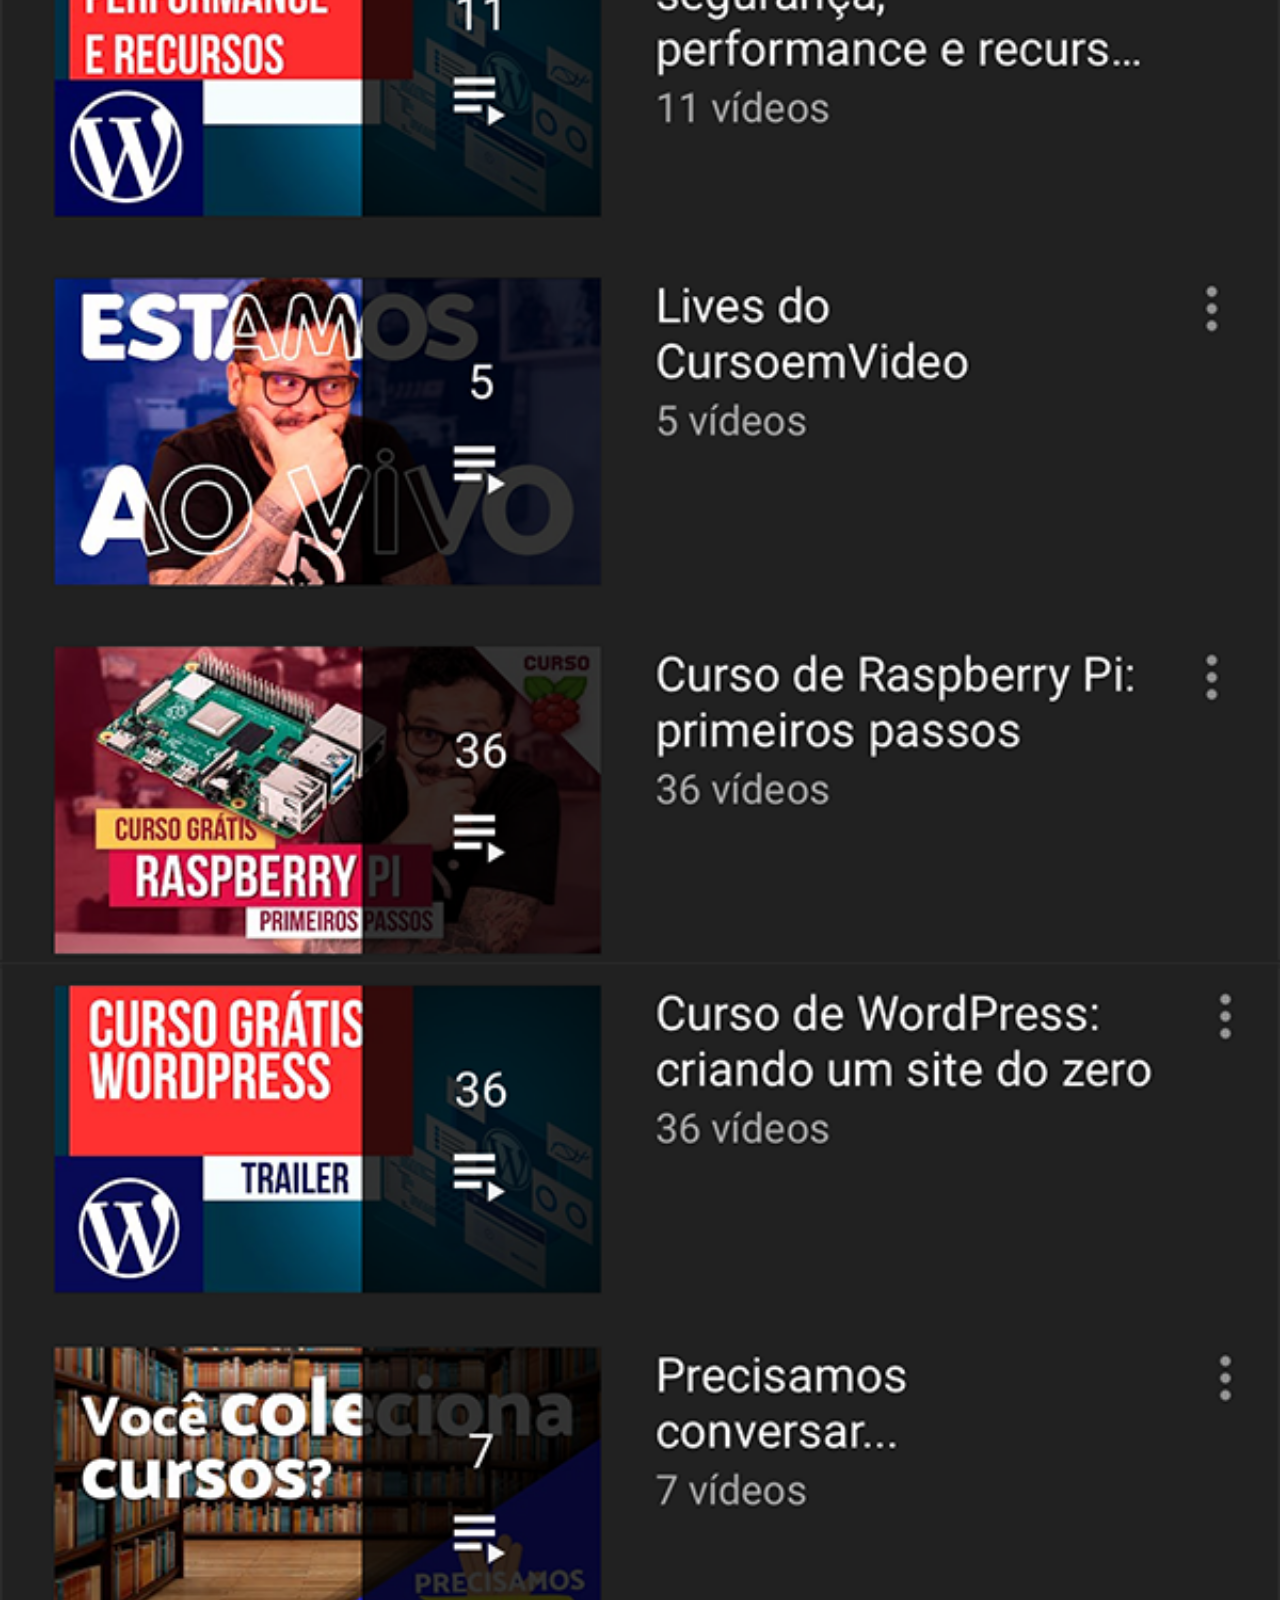
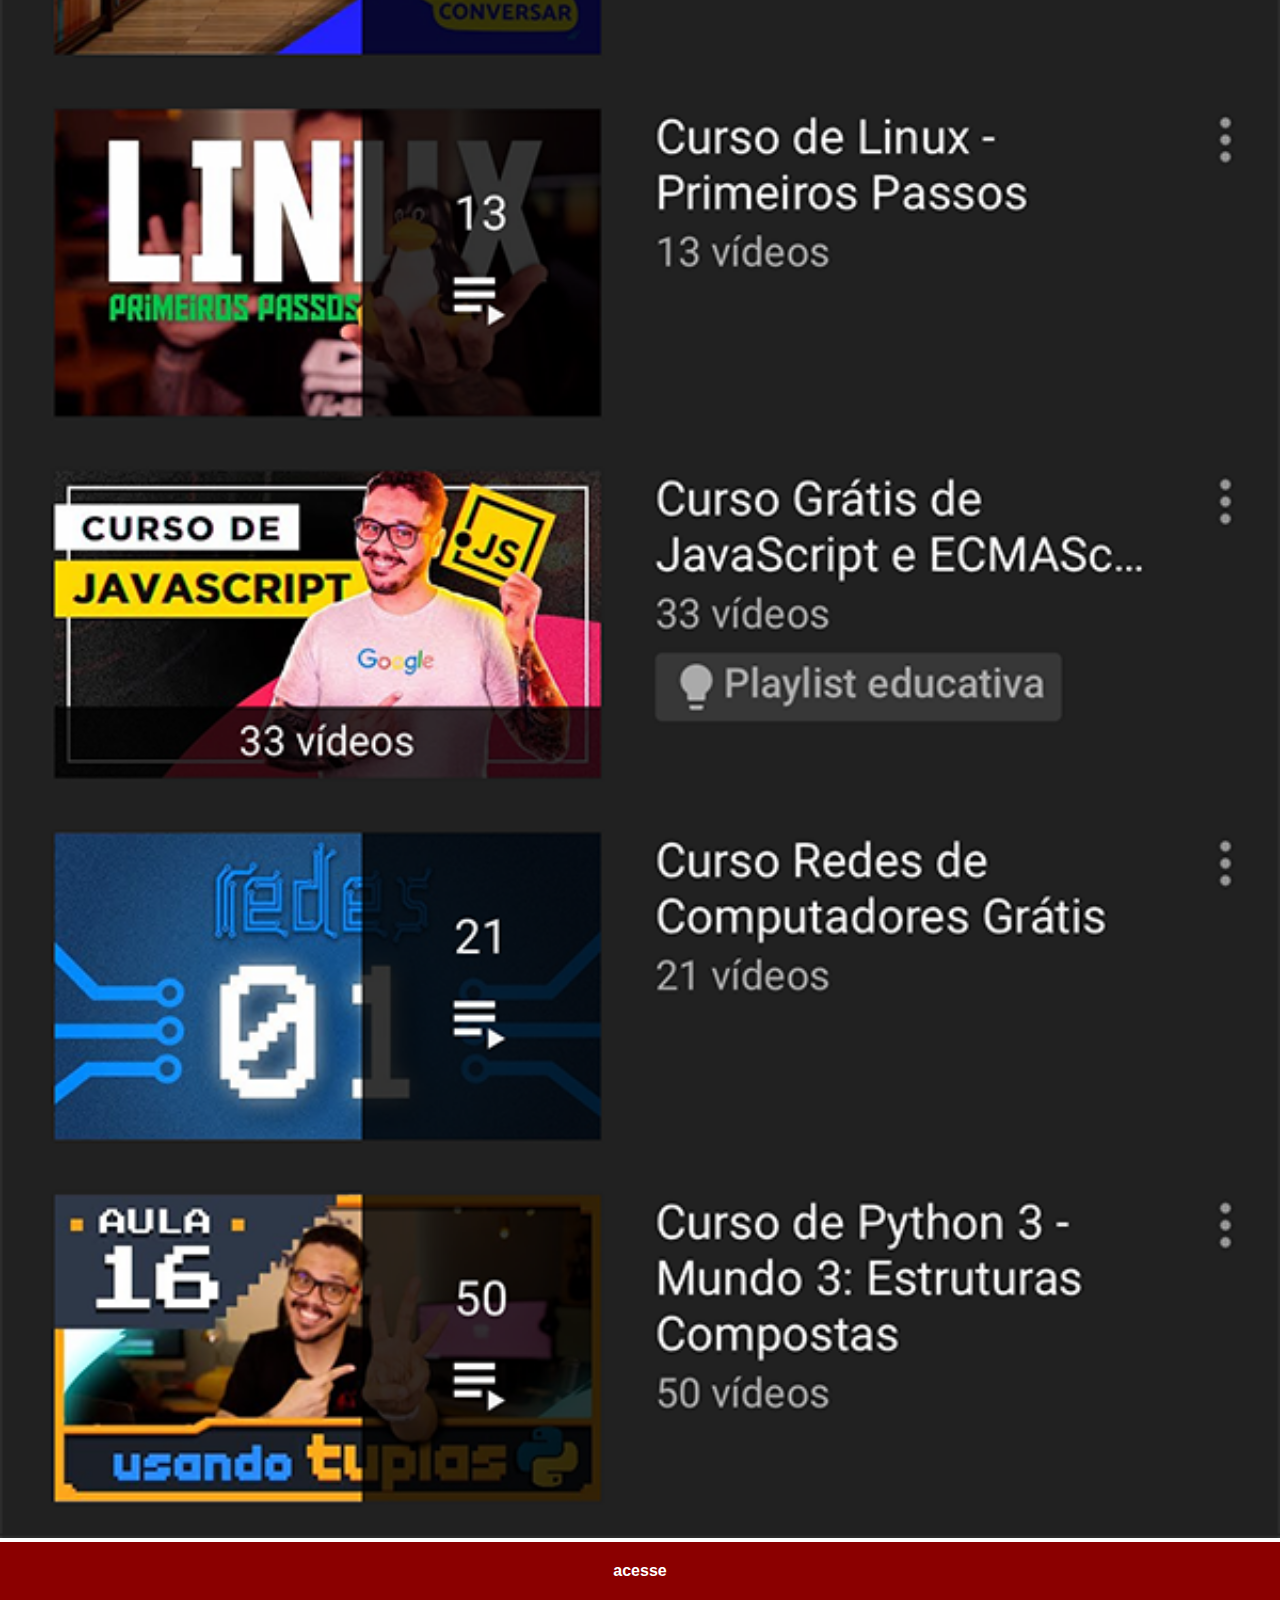
<file: youtube.html>
<!DOCTYPE html>
<html lang="br-pt">
<head>
    <meta charset="UTF-8">
    <meta http-equiv="X-UA-Compatible" content="IE=edge">
    <meta name="viewport" content="width=device-width, initial-scale=1.0">
    <title>youtube</title>
    <link rel="stylesheet" href="estilos/social.css">
</head>
<body>
    <img src="imagens/tela-youtube.png" alt="youtube">
    <a href="https://www.youtube.com/c/CursoemV%C3%ADdeo/playlists" target="_blank">acesse</a>
    
</body>
</html>
</file>
<file: estilos/style.css>
@charset "utf-8";

*{
    margin: 0px;
    padding: 0px;
    font-family: Arial, Helvetica, sans-serif;

}
html,body{
    height: 100vh;
    width: 100vw;
    background-color: black;
}
    body{
        background: url(../imagens/fundo-madeira.jpg) no-repeat top center;
        background-size: cover;
        background-attachment: fixed;
    }
main{
    position: relative;
    height: 100vh;
  
}
section#telefone{
    position: absolute;
   top: 50%;
   left: 50%;
   transform: translate(-50%, -50%);

    height:627px;
    width:311px;
     background: url(../imagens/frame-iphone.png)no-repeat;
    
}
iframe#tela{
    position: relative;
    top: 80px;
    left: 22px;
    width: 267px;
    height: 471px;
}
section#redes-sociais{
    text-align: right;
}
section#redes-sociais img{
    width: 50px;
   margin: 10px;
   border-radius: 50%;
   box-shadow: 2px 2pz 5px rgba(0, 0, 0, 0.404);
   box-sizing: border-box;
}
section#redes-sociais img:hover{
    border: 2px solid rgba(255, 255, 255, 0.26);
    transform: translate(-3px -3px);
    box-shadow: 5px 5px 10px rgba(0, 0, 0, 0.603);

}
</file>
<file: estilos/social.css>
@charset "utf-8";
*{
    margin: 0px;
    padding: 0px;
    font-family: Arial, Helvetica, sans-serif;
}
::-webkit-scrollbar{
    width: 0px;
    right: 0px;
}
img{
    width: 100vw;
}
a{
    display: block;
    background-color: darkred;
    color: white;
    padding: 20px;
    text-align: center;
    font-weight:bolder;
    text-decoration: none;

}
a:hover{
    background-color: red;
}
</file>
